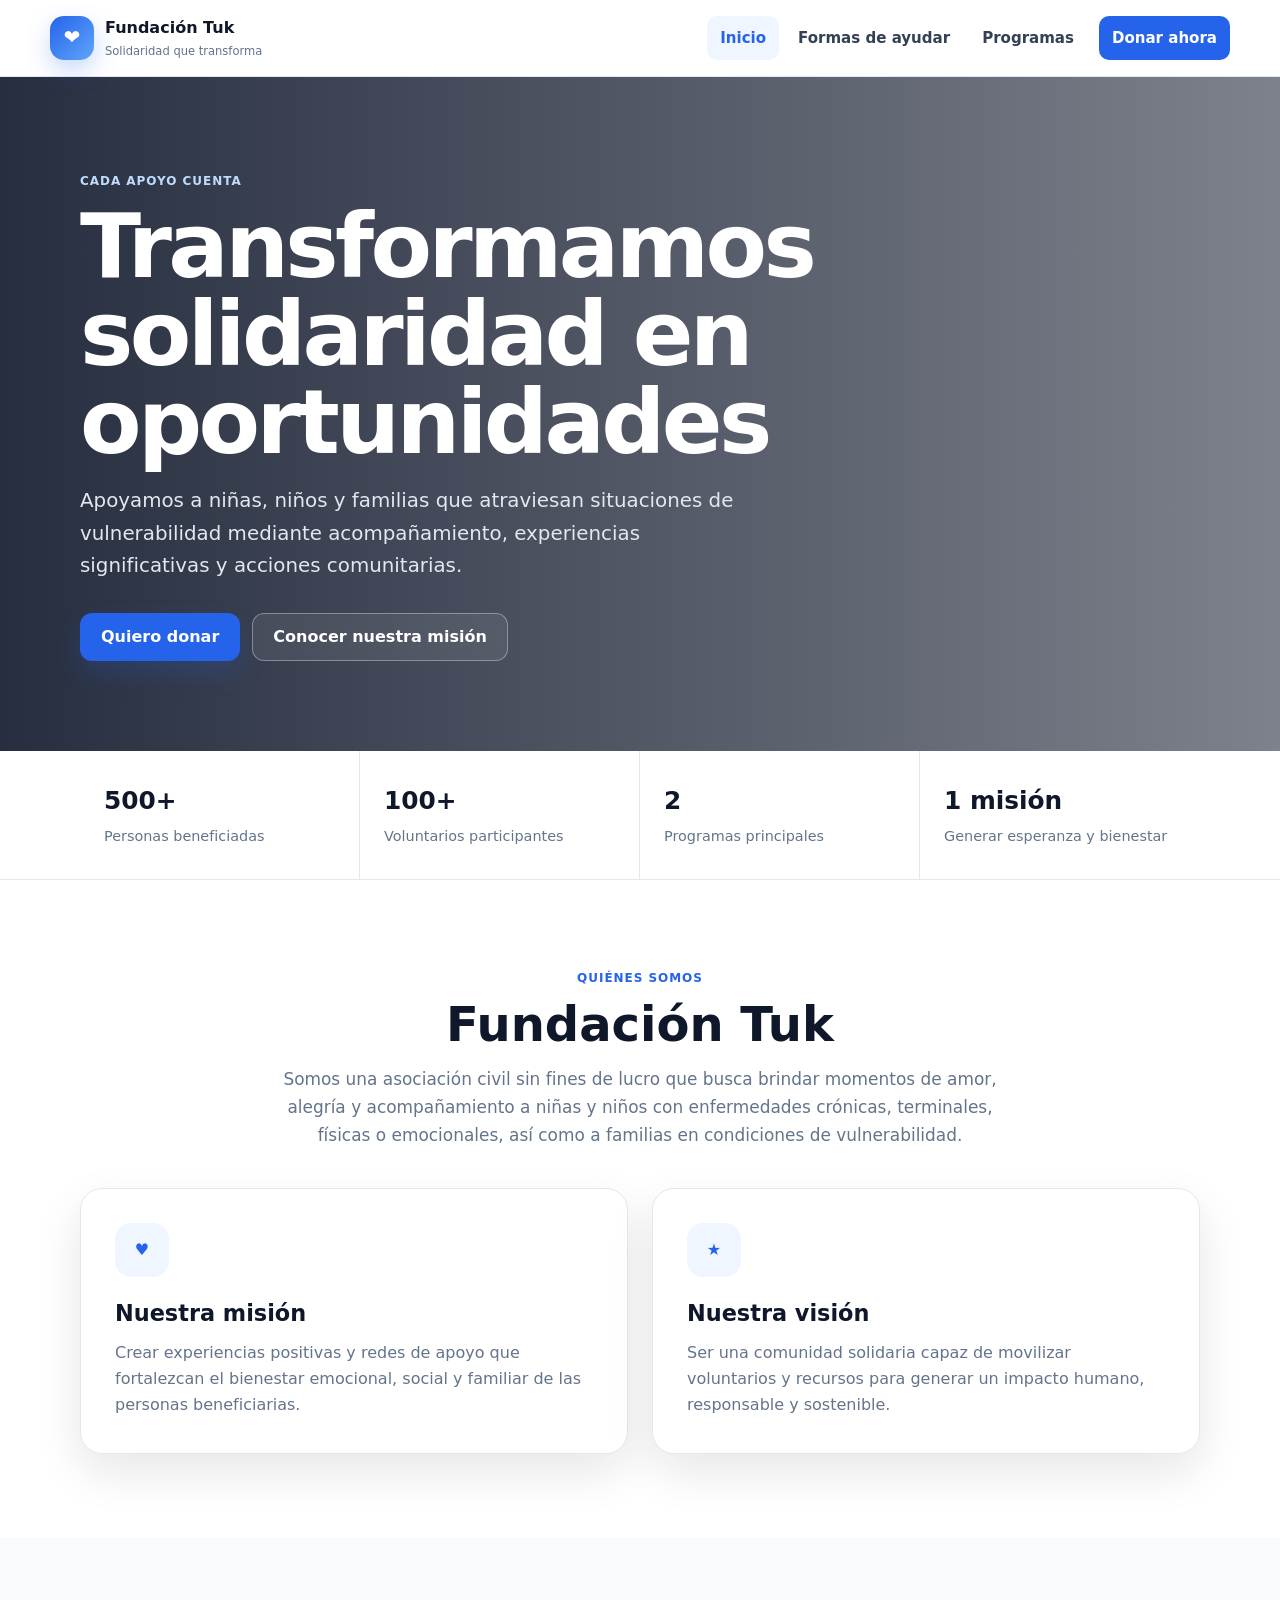
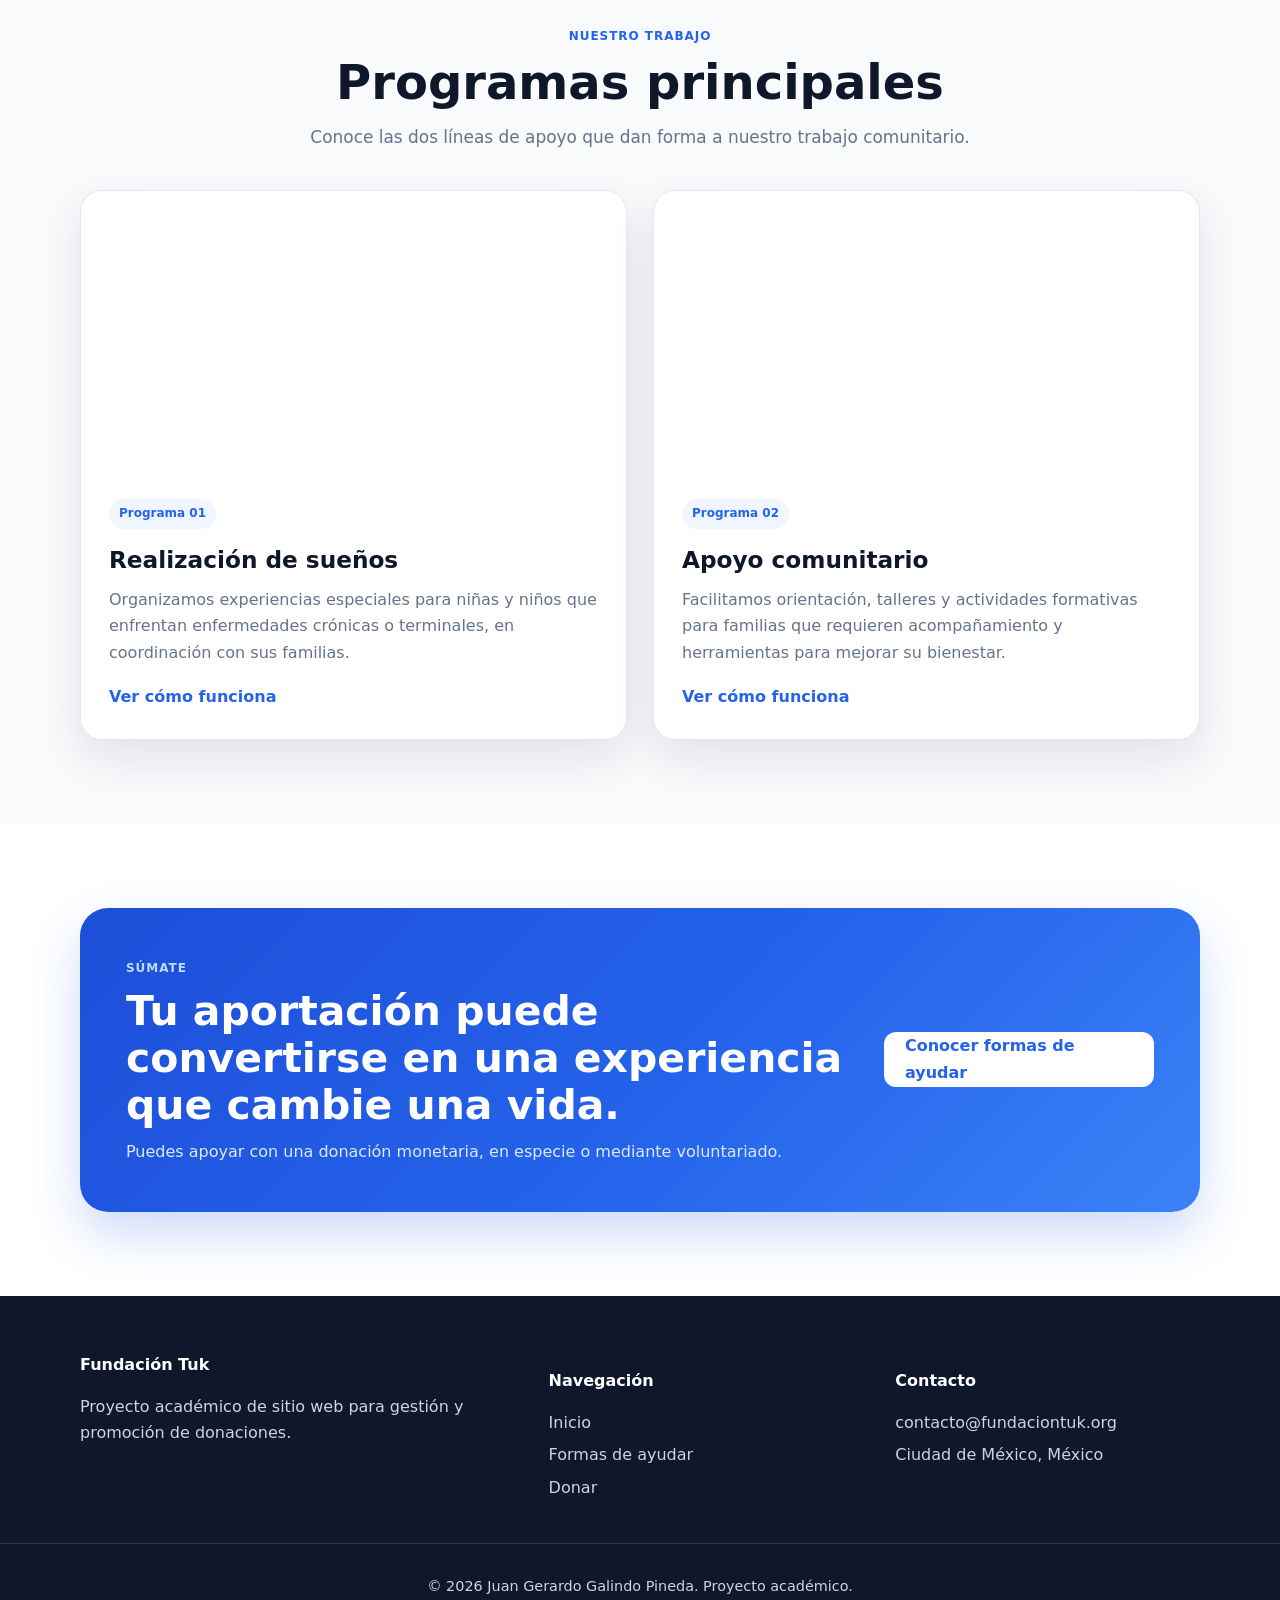
<file: docs/index.html>
<!DOCTYPE html>
<html lang="es">
<head>
    <meta charset="UTF-8">
    <meta name="viewport" content="width=device-width, initial-scale=1.0">
    <meta name="description" content="Sitio de donaciones de Fundación Tuk: conoce nuestra misión, programas y formas de apoyar.">
    <title>Fundación Tuk | Inicio</title>
    <link rel="stylesheet" href="style1.css">
    <script src="script.js" defer></script>
</head>
<body>
    <a class="skip-link" href="#contenido">Saltar al contenido</a>

    <header class="site-header">
        <div class="nav-container">
            <a class="brand" href="index.html" aria-label="Fundación Tuk - Inicio">
                <span class="brand-icon" aria-hidden="true">❤</span>
                <span>
                    <strong>Fundación Tuk</strong>
                    <small>Solidaridad que transforma</small>
                </span>
            </a>

            <button class="menu-toggle" type="button" aria-label="Abrir menú" aria-expanded="false" aria-controls="main-nav">
                ☰
            </button>

            <nav id="main-nav" class="main-nav" aria-label="Navegación principal">
                <a class="active" href="index.html">Inicio</a>
                <a href="Informacion.html">Formas de ayudar</a>
                <a href="#programas">Programas</a>
                <a class="nav-cta" href="Formulario.html">Donar ahora</a>
            </nav>
        </div>
    </header>

    <main id="contenido">
        <section class="hero">
            <div class="hero-overlay"></div>
            <div class="hero-content container">
                <span class="eyebrow">Cada apoyo cuenta</span>
                <h1>Transformamos solidaridad en oportunidades</h1>
                <p>
                    Apoyamos a niñas, niños y familias que atraviesan situaciones de vulnerabilidad
                    mediante acompañamiento, experiencias significativas y acciones comunitarias.
                </p>
                <div class="hero-actions">
                    <a class="btn btn-primary" href="Formulario.html">Quiero donar</a>
                    <a class="btn btn-secondary" href="#mision">Conocer nuestra misión</a>
                </div>
            </div>
        </section>

        <section class="stats" aria-label="Impacto de la fundación">
            <div class="container stats-grid">
                <article>
                    <strong>500+</strong>
                    <span>Personas beneficiadas</span>
                </article>
                <article>
                    <strong>100+</strong>
                    <span>Voluntarios participantes</span>
                </article>
                <article>
                    <strong>2</strong>
                    <span>Programas principales</span>
                </article>
                <article>
                    <strong>1 misión</strong>
                    <span>Generar esperanza y bienestar</span>
                </article>
            </div>
        </section>

        <section id="mision" class="section container">
            <div class="section-heading">
                <span class="eyebrow">Quiénes somos</span>
                <h2>Fundación Tuk</h2>
                <p>
                    Somos una asociación civil sin fines de lucro que busca brindar momentos de amor,
                    alegría y acompañamiento a niñas y niños con enfermedades crónicas, terminales,
                    físicas o emocionales, así como a familias en condiciones de vulnerabilidad.
                </p>
            </div>

            <div class="two-column">
                <article class="card feature-card">
                    <div class="icon-circle" aria-hidden="true">♥</div>
                    <h3>Nuestra misión</h3>
                    <p>
                        Crear experiencias positivas y redes de apoyo que fortalezcan el bienestar
                        emocional, social y familiar de las personas beneficiarias.
                    </p>
                </article>

                <article class="card feature-card">
                    <div class="icon-circle" aria-hidden="true">★</div>
                    <h3>Nuestra visión</h3>
                    <p>
                        Ser una comunidad solidaria capaz de movilizar voluntarios y recursos para
                        generar un impacto humano, responsable y sostenible.
                    </p>
                </article>
            </div>
        </section>

        <section id="programas" class="section section-soft">
            <div class="container">
                <div class="section-heading">
                    <span class="eyebrow">Nuestro trabajo</span>
                    <h2>Programas principales</h2>
                    <p>Conoce las dos líneas de apoyo que dan forma a nuestro trabajo comunitario.</p>
                </div>

                <div class="program-grid">
                    <article class="program-card">
                        <div class="program-image program-image-one" role="img" aria-label="Niños participando en una actividad de apoyo"></div>
                        <div class="program-body">
                            <span class="tag">Programa 01</span>
                            <h3>Realización de sueños</h3>
                            <p>
                                Organizamos experiencias especiales para niñas y niños que enfrentan
                                enfermedades crónicas o terminales, en coordinación con sus familias.
                            </p>
                            <button class="text-button" type="button" data-toggle="program1" aria-expanded="false">
                                Ver cómo funciona
                            </button>
                            <div id="program1" class="program-details" hidden>
                                <ul>
                                    <li>Coordinación con familias y redes de apoyo.</li>
                                    <li>Planeación de experiencias significativas.</li>
                                    <li>Acompañamiento emocional durante la actividad.</li>
                                    <li>Participación de voluntarios.</li>
                                    <li>Seguimiento y documentación de resultados.</li>
                                </ul>
                            </div>
                        </div>
                    </article>

                    <article class="program-card">
                        <div class="program-image program-image-two" role="img" aria-label="Familia recibiendo apoyo comunitario"></div>
                        <div class="program-body">
                            <span class="tag">Programa 02</span>
                            <h3>Apoyo comunitario</h3>
                            <p>
                                Facilitamos orientación, talleres y actividades formativas para familias
                                que requieren acompañamiento y herramientas para mejorar su bienestar.
                            </p>
                            <button class="text-button" type="button" data-toggle="program2" aria-expanded="false">
                                Ver cómo funciona
                            </button>
                            <div id="program2" class="program-details" hidden>
                                <ul>
                                    <li>Talleres de habilidades prácticas.</li>
                                    <li>Orientación básica sobre organización familiar.</li>
                                    <li>Actividades de bienestar y nutrición.</li>
                                    <li>Fortalecimiento de redes comunitarias.</li>
                                    <li>Participación de voluntarios y aliados.</li>
                                </ul>
                            </div>
                        </div>
                    </article>
                </div>
            </div>
        </section>

        <section class="section container">
            <div class="impact-panel">
                <div>
                    <span class="eyebrow">Súmate</span>
                    <h2>Tu aportación puede convertirse en una experiencia que cambie una vida.</h2>
                    <p>Puedes apoyar con una donación monetaria, en especie o mediante voluntariado.</p>
                </div>
                <a class="btn btn-light" href="Informacion.html">Conocer formas de ayudar</a>
            </div>
        </section>
    </main>

    <footer class="site-footer">
        <div class="container footer-grid">
            <div>
                <strong>Fundación Tuk</strong>
                <p>Proyecto académico de sitio web para gestión y promoción de donaciones.</p>
            </div>
            <div>
                <p><strong>Navegación</strong></p>
                <a href="index.html">Inicio</a>
                <a href="Informacion.html">Formas de ayudar</a>
                <a href="Formulario.html">Donar</a>
            </div>
            <div>
                <p><strong>Contacto</strong></p>
                <span>contacto@fundaciontuk.org</span>
                <span>Ciudad de México, México</span>
            </div>
        </div>
        <div class="footer-bottom">
            <p>&copy; <span data-current-year></span> Juan Gerardo Galindo Pineda. Proyecto académico.</p>
        </div>
    </footer>
</body>
</html>
</file>
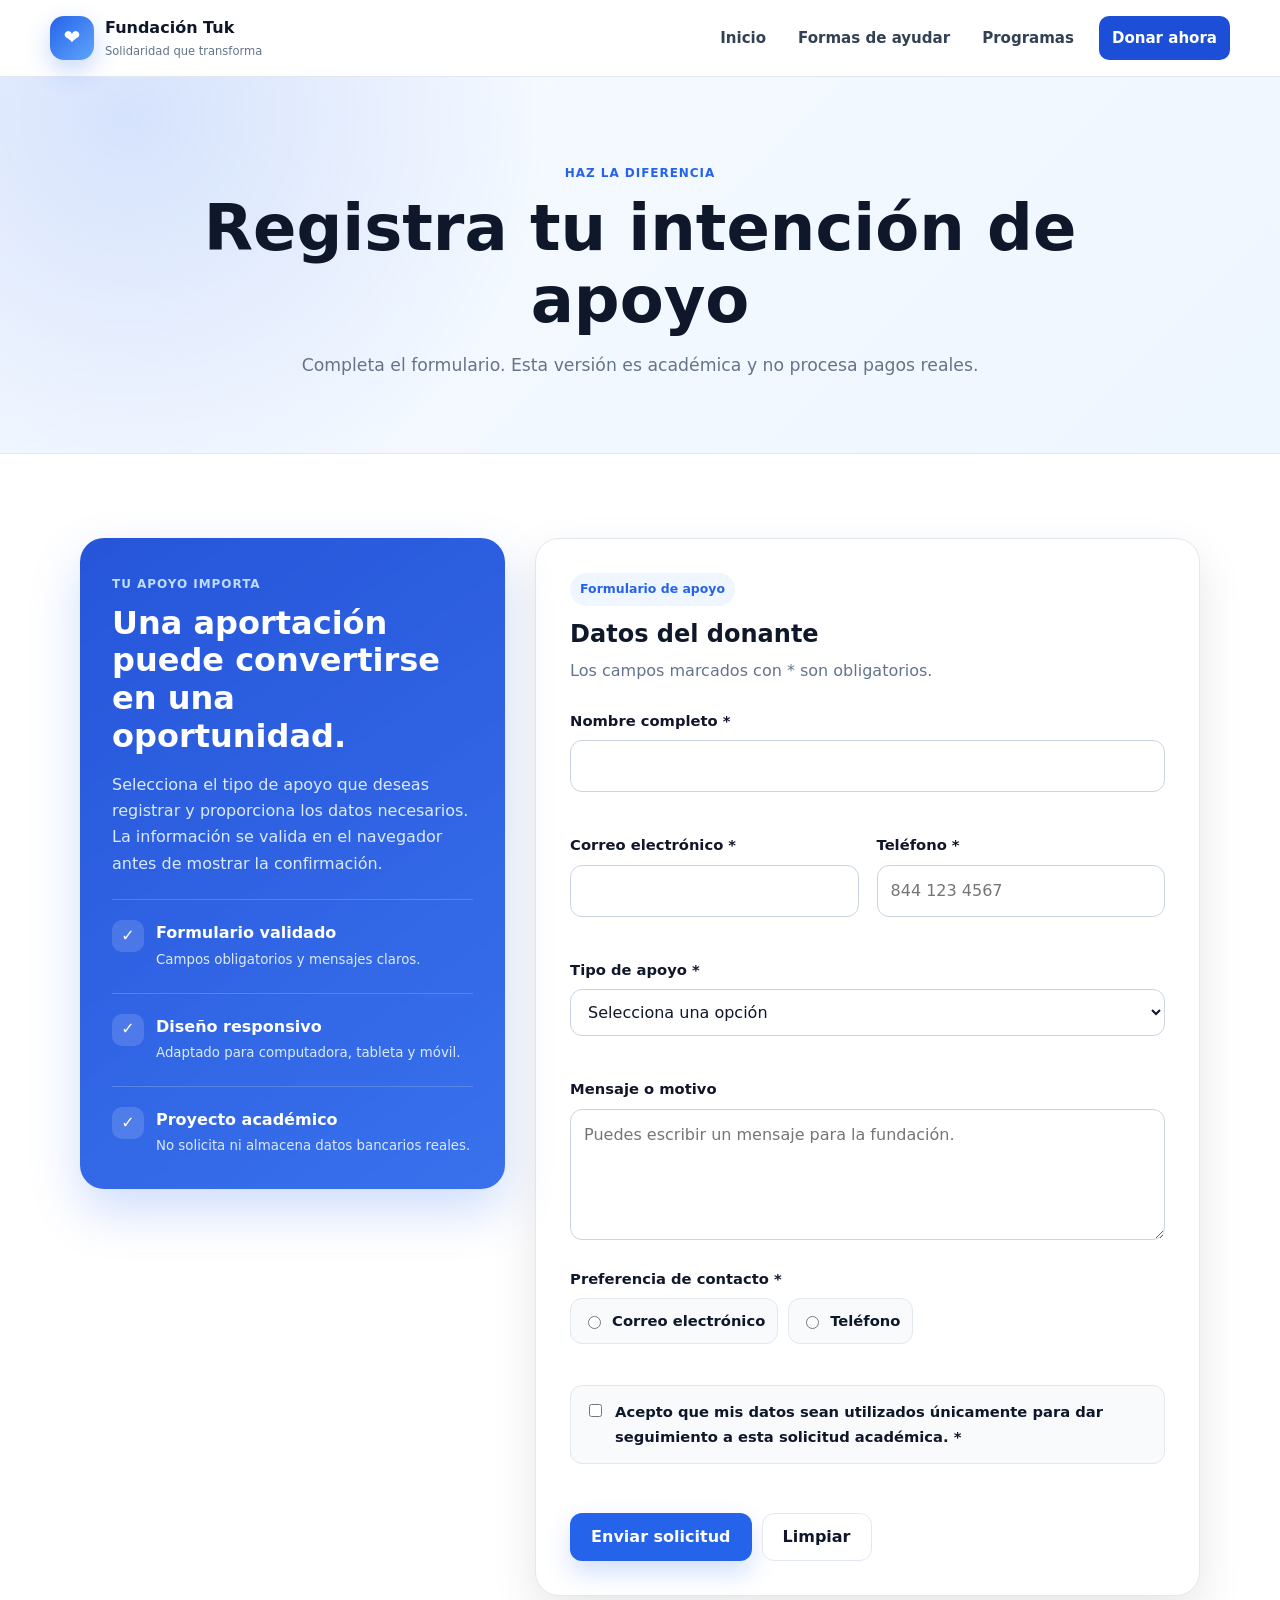
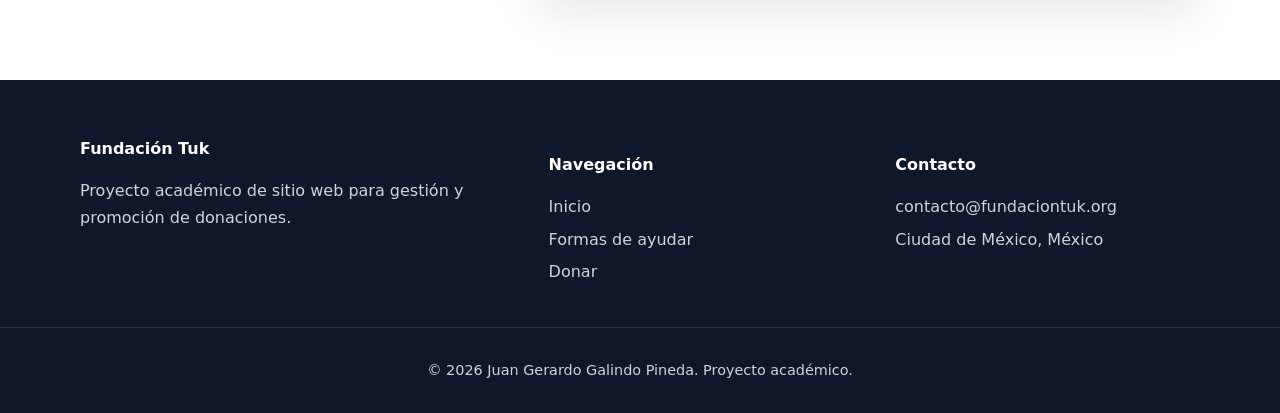
<file: docs/Formulario.html>
<!DOCTYPE html>
<html lang="es">
<head>
    <meta charset="UTF-8">
    <meta name="viewport" content="width=device-width, initial-scale=1.0">
    <meta name="description" content="Formulario de apoyo y donaciones de Fundación Tuk.">
    <title>Fundación Tuk | Donar</title>
    <link rel="stylesheet" href="style3.css">
    <script src="script.js" defer></script>
</head>
<body>
    <a class="skip-link" href="#contenido">Saltar al contenido</a>

    <header class="site-header">
        <div class="nav-container">
            <a class="brand" href="index.html" aria-label="Fundación Tuk - Inicio">
                <span class="brand-icon" aria-hidden="true">❤</span>
                <span>
                    <strong>Fundación Tuk</strong>
                    <small>Solidaridad que transforma</small>
                </span>
            </a>

            <button class="menu-toggle" type="button" aria-label="Abrir menú" aria-expanded="false" aria-controls="main-nav">
                ☰
            </button>

            <nav id="main-nav" class="main-nav" aria-label="Navegación principal">
                <a href="index.html">Inicio</a>
                <a href="Informacion.html">Formas de ayudar</a>
                <a href="index.html#programas">Programas</a>
                <a class="nav-cta active" href="Formulario.html">Donar ahora</a>
            </nav>
        </div>
    </header>

    <main id="contenido">
        <section class="page-hero">
            <div class="container">
                <span class="eyebrow">Haz la diferencia</span>
                <h1>Registra tu intención de apoyo</h1>
                <p>
                    Completa el formulario. Esta versión es académica y no procesa pagos reales.
                </p>
            </div>
        </section>

        <section class="section container form-layout">
            <aside class="donation-summary">
                <span class="eyebrow">Tu apoyo importa</span>
                <h2>Una aportación puede convertirse en una oportunidad.</h2>
                <p>
                    Selecciona el tipo de apoyo que deseas registrar y proporciona los datos necesarios.
                    La información se valida en el navegador antes de mostrar la confirmación.
                </p>

                <div class="summary-item">
                    <span class="summary-icon" aria-hidden="true">✓</span>
                    <div>
                        <strong>Formulario validado</strong>
                        <small>Campos obligatorios y mensajes claros.</small>
                    </div>
                </div>

                <div class="summary-item">
                    <span class="summary-icon" aria-hidden="true">✓</span>
                    <div>
                        <strong>Diseño responsivo</strong>
                        <small>Adaptado para computadora, tableta y móvil.</small>
                    </div>
                </div>

                <div class="summary-item">
                    <span class="summary-icon" aria-hidden="true">✓</span>
                    <div>
                        <strong>Proyecto académico</strong>
                        <small>No solicita ni almacena datos bancarios reales.</small>
                    </div>
                </div>
            </aside>

            <div class="form-card">
                <div class="form-header">
                    <span class="step-badge">Formulario de apoyo</span>
                    <h2>Datos del donante</h2>
                    <p>Los campos marcados con * son obligatorios.</p>
                </div>

                <form id="donationForm" novalidate>
                    <fieldset>
                        <legend class="sr-only">Información personal</legend>

                        <div class="form-grid">
                            <div class="field full">
                                <label for="nombre">Nombre completo *</label>
                                <input type="text" id="nombre" name="nombre" autocomplete="name" minlength="3" required>
                                <small class="field-error" data-error-for="nombre"></small>
                            </div>

                            <div class="field">
                                <label for="email">Correo electrónico *</label>
                                <input type="email" id="email" name="email" autocomplete="email" required>
                                <small class="field-error" data-error-for="email"></small>
                            </div>

                            <div class="field">
                                <label for="telefono">Teléfono *</label>
                                <input type="tel" id="telefono" name="telefono" autocomplete="tel" inputmode="tel" placeholder="844 123 4567" required>
                                <small class="field-error" data-error-for="telefono"></small>
                            </div>

                            <div class="field full">
                                <label for="tipo_donacion">Tipo de apoyo *</label>
                                <select id="tipo_donacion" name="tipo_donacion" required>
                                    <option value="">Selecciona una opción</option>
                                    <option value="monetaria">Donación monetaria</option>
                                    <option value="especie">Donación en especie</option>
                                    <option value="voluntariado">Voluntariado</option>
                                </select>
                                <small class="field-error" data-error-for="tipo_donacion"></small>
                            </div>

                            <div id="moneyFields" class="conditional-fields full" hidden>
                                <div class="form-grid">
                                    <div class="field">
                                        <label for="monto">Monto de la donación (MXN) *</label>
                                        <input type="number" id="monto" name="monto" min="10" step="1" inputmode="decimal" placeholder="500">
                                        <small class="field-error" data-error-for="monto"></small>
                                    </div>

                                    <div class="field">
                                        <label for="frecuencia">Frecuencia *</label>
                                        <select id="frecuencia" name="frecuencia">
                                            <option value="">Selecciona una opción</option>
                                            <option value="unica">Única</option>
                                            <option value="mensual">Mensual</option>
                                            <option value="anual">Anual</option>
                                        </select>
                                        <small class="field-error" data-error-for="frecuencia"></small>
                                    </div>

                                    <div class="field full">
                                        <span class="label-like">Método de pago de referencia *</span>
                                        <div class="radio-grid">
                                            <label><input type="radio" name="metodo_pago" value="transferencia"> Transferencia</label>
                                            <label><input type="radio" name="metodo_pago" value="tarjeta"> Tarjeta</label>
                                            <label><input type="radio" name="metodo_pago" value="efectivo"> Efectivo</label>
                                        </div>
                                        <small class="field-error" data-error-for="metodo_pago"></small>
                                    </div>
                                </div>
                            </div>

                            <div id="inKindFields" class="conditional-fields full" hidden>
                                <div class="field">
                                    <label for="articulo">Describe los artículos a donar *</label>
                                    <textarea id="articulo" name="articulo" rows="4" placeholder="Ejemplo: ropa infantil en buen estado, juguetes, alimentos no perecederos..."></textarea>
                                    <small class="field-error" data-error-for="articulo"></small>
                                </div>
                            </div>

                            <div id="volunteerFields" class="conditional-fields full" hidden>
                                <div class="field">
                                    <label for="habilidades">¿Cómo te gustaría colaborar? *</label>
                                    <textarea id="habilidades" name="habilidades" rows="4" placeholder="Cuéntanos sobre tus habilidades, disponibilidad o área de interés."></textarea>
                                    <small class="field-error" data-error-for="habilidades"></small>
                                </div>
                            </div>

                            <div class="field full">
                                <label for="motivo">Mensaje o motivo</label>
                                <textarea id="motivo" name="motivo" rows="4" placeholder="Puedes escribir un mensaje para la fundación."></textarea>
                            </div>

                            <div class="field full">
                                <span class="label-like">Preferencia de contacto *</span>
                                <div class="radio-grid">
                                    <label><input type="radio" name="preferencia_contacto" value="email"> Correo electrónico</label>
                                    <label><input type="radio" name="preferencia_contacto" value="telefono"> Teléfono</label>
                                </div>
                                <small class="field-error" data-error-for="preferencia_contacto"></small>
                            </div>

                            <div class="field full checkbox-field">
                                <label>
                                    <input type="checkbox" id="consentimiento" name="consentimiento" required>
                                    Acepto que mis datos sean utilizados únicamente para dar seguimiento a esta solicitud académica. *
                                </label>
                                <small class="field-error" data-error-for="consentimiento"></small>
                            </div>
                        </div>
                    </fieldset>

                    <div class="form-actions">
                        <button class="btn btn-primary" type="submit">Enviar solicitud</button>
                        <button class="btn btn-outline" type="reset">Limpiar</button>
                    </div>

                    <div id="formMessage" class="form-message" role="status" aria-live="polite" hidden></div>
                </form>
            </div>
        </section>
    </main>

    <footer class="site-footer">
        <div class="container footer-grid">
            <div>
                <strong>Fundación Tuk</strong>
                <p>Proyecto académico de sitio web para gestión y promoción de donaciones.</p>
            </div>
            <div>
                <p><strong>Navegación</strong></p>
                <a href="index.html">Inicio</a>
                <a href="Informacion.html">Formas de ayudar</a>
                <a href="Formulario.html">Donar</a>
            </div>
            <div>
                <p><strong>Contacto</strong></p>
                <span>contacto@fundaciontuk.org</span>
                <span>Ciudad de México, México</span>
            </div>
        </div>
        <div class="footer-bottom">
            <p>&copy; <span data-current-year></span> Juan Gerardo Galindo Pineda. Proyecto académico.</p>
        </div>
    </footer>
</body>
</html>
</file>
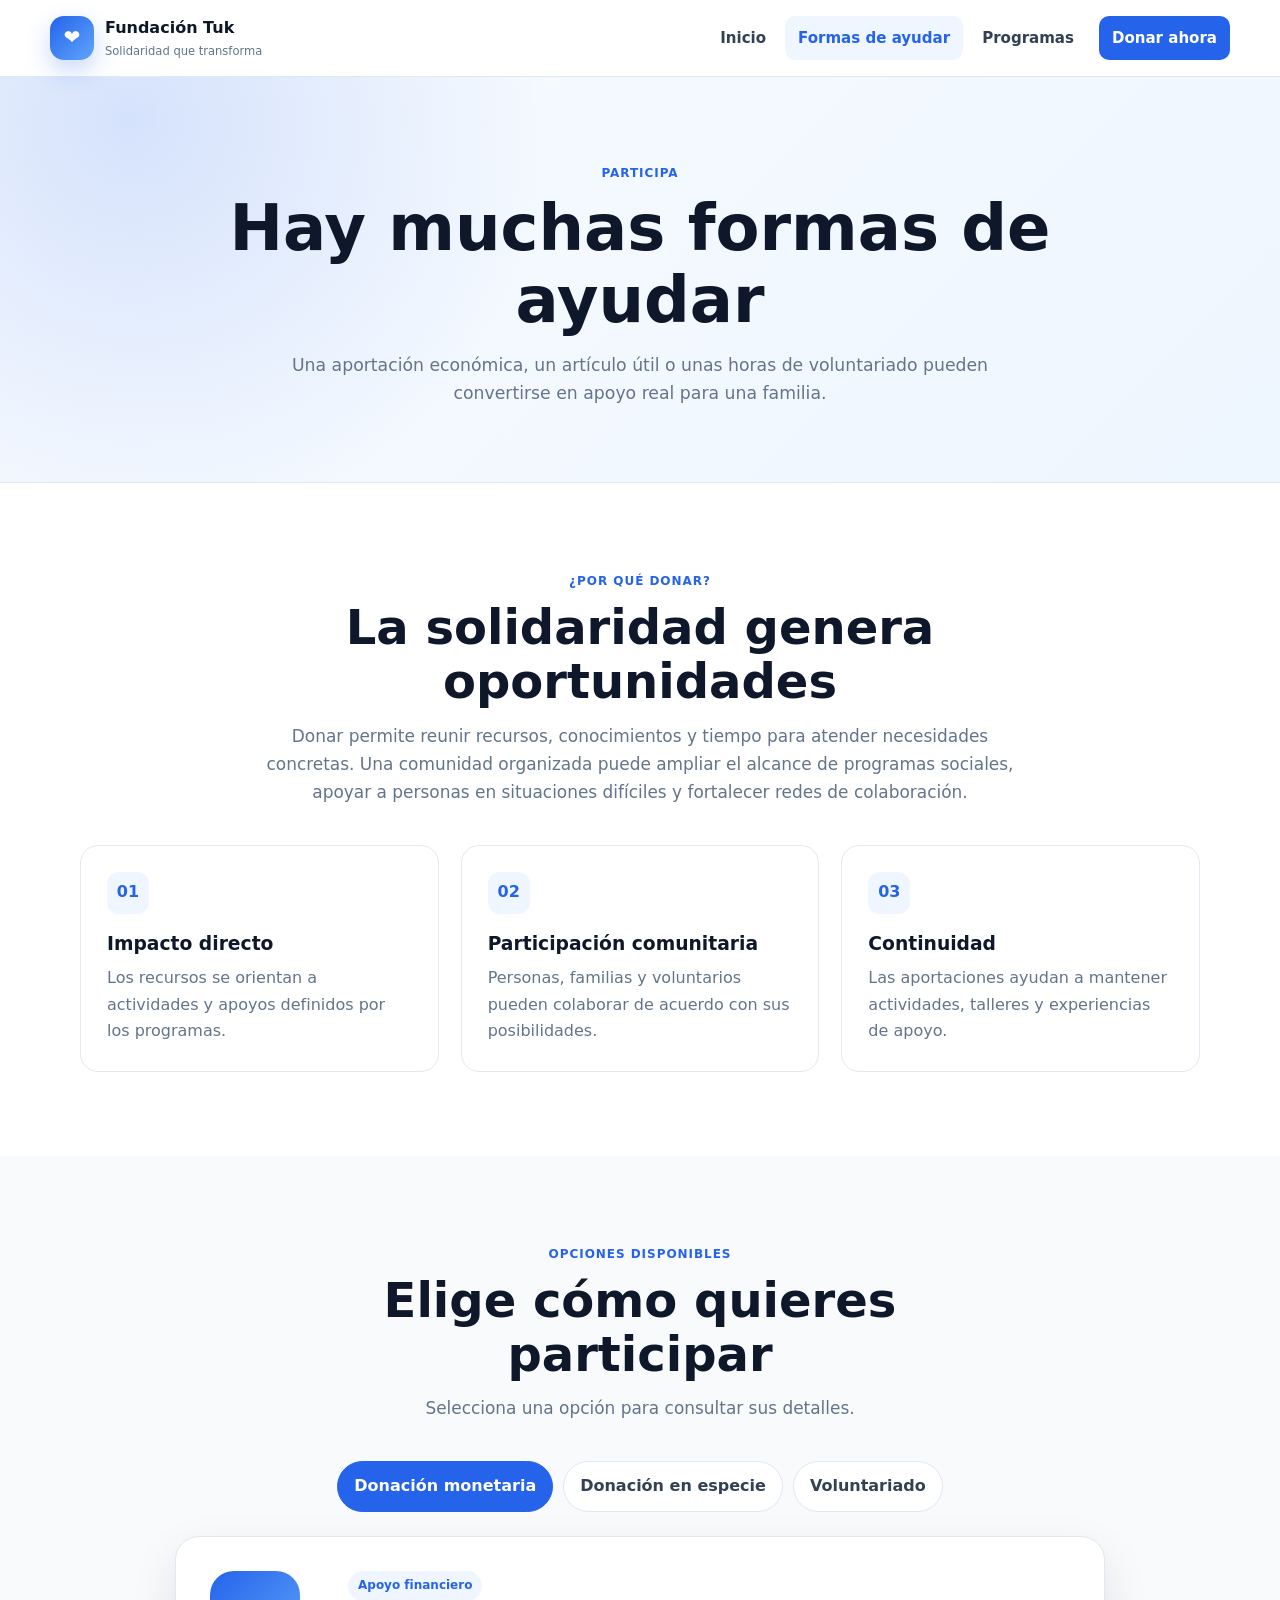
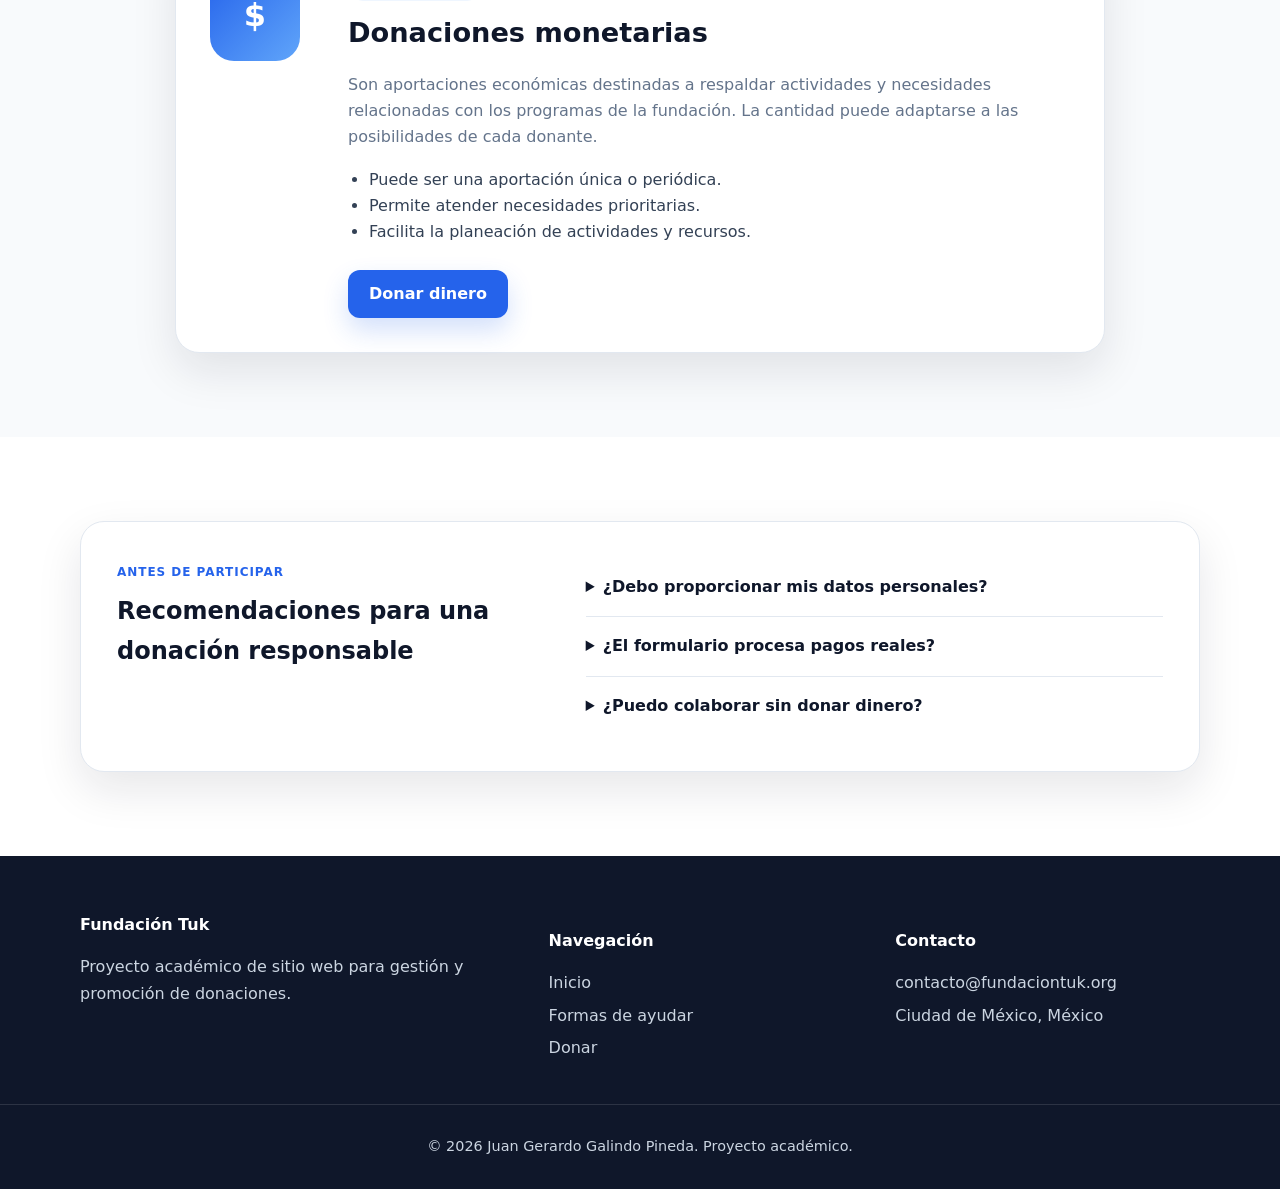
<file: docs/Informacion.html>
<!DOCTYPE html>
<html lang="es">
<head>
    <meta charset="UTF-8">
    <meta name="viewport" content="width=device-width, initial-scale=1.0">
    <meta name="description" content="Conoce las formas de apoyar a Fundación Tuk: donaciones monetarias, en especie y voluntariado.">
    <title>Fundación Tuk | Formas de ayudar</title>
    <link rel="stylesheet" href="style2.css">
    <script src="script.js" defer></script>
</head>
<body>
    <a class="skip-link" href="#contenido">Saltar al contenido</a>

    <header class="site-header">
        <div class="nav-container">
            <a class="brand" href="index.html" aria-label="Fundación Tuk - Inicio">
                <span class="brand-icon" aria-hidden="true">❤</span>
                <span>
                    <strong>Fundación Tuk</strong>
                    <small>Solidaridad que transforma</small>
                </span>
            </a>

            <button class="menu-toggle" type="button" aria-label="Abrir menú" aria-expanded="false" aria-controls="main-nav">
                ☰
            </button>

            <nav id="main-nav" class="main-nav" aria-label="Navegación principal">
                <a href="index.html">Inicio</a>
                <a class="active" href="Informacion.html">Formas de ayudar</a>
                <a href="index.html#programas">Programas</a>
                <a class="nav-cta" href="Formulario.html">Donar ahora</a>
            </nav>
        </div>
    </header>

    <main id="contenido">
        <section class="page-hero">
            <div class="container">
                <span class="eyebrow">Participa</span>
                <h1>Hay muchas formas de ayudar</h1>
                <p>
                    Una aportación económica, un artículo útil o unas horas de voluntariado pueden
                    convertirse en apoyo real para una familia.
                </p>
            </div>
        </section>

        <section class="section container">
            <div class="section-heading">
                <span class="eyebrow">¿Por qué donar?</span>
                <h2>La solidaridad genera oportunidades</h2>
                <p>
                    Donar permite reunir recursos, conocimientos y tiempo para atender necesidades
                    concretas. Una comunidad organizada puede ampliar el alcance de programas sociales,
                    apoyar a personas en situaciones difíciles y fortalecer redes de colaboración.
                </p>
            </div>

            <div class="benefit-grid">
                <article class="mini-card">
                    <span class="mini-icon">01</span>
                    <h3>Impacto directo</h3>
                    <p>Los recursos se orientan a actividades y apoyos definidos por los programas.</p>
                </article>
                <article class="mini-card">
                    <span class="mini-icon">02</span>
                    <h3>Participación comunitaria</h3>
                    <p>Personas, familias y voluntarios pueden colaborar de acuerdo con sus posibilidades.</p>
                </article>
                <article class="mini-card">
                    <span class="mini-icon">03</span>
                    <h3>Continuidad</h3>
                    <p>Las aportaciones ayudan a mantener actividades, talleres y experiencias de apoyo.</p>
                </article>
            </div>
        </section>

        <section class="section section-soft">
            <div class="container">
                <div class="section-heading">
                    <span class="eyebrow">Opciones disponibles</span>
                    <h2>Elige cómo quieres participar</h2>
                    <p>Selecciona una opción para consultar sus detalles.</p>
                </div>

                <div class="tabs" role="tablist" aria-label="Tipos de apoyo">
                    <button class="tab-button active" type="button" role="tab" aria-selected="true" data-tab="monetarias">
                        Donación monetaria
                    </button>
                    <button class="tab-button" type="button" role="tab" aria-selected="false" data-tab="especie">
                        Donación en especie
                    </button>
                    <button class="tab-button" type="button" role="tab" aria-selected="false" data-tab="voluntariado">
                        Voluntariado
                    </button>
                </div>

                <div class="tab-panels">
                    <article id="monetarias" class="tab-panel active" role="tabpanel">
                        <div class="panel-icon" aria-hidden="true">$</div>
                        <div>
                            <span class="tag">Apoyo financiero</span>
                            <h3>Donaciones monetarias</h3>
                            <p>
                                Son aportaciones económicas destinadas a respaldar actividades y necesidades
                                relacionadas con los programas de la fundación. La cantidad puede adaptarse
                                a las posibilidades de cada donante.
                            </p>
                            <ul>
                                <li>Puede ser una aportación única o periódica.</li>
                                <li>Permite atender necesidades prioritarias.</li>
                                <li>Facilita la planeación de actividades y recursos.</li>
                            </ul>
                            <a class="btn btn-primary" href="Formulario.html?tipo=monetaria">Donar dinero</a>
                        </div>
                    </article>

                    <article id="especie" class="tab-panel" role="tabpanel" hidden>
                        <div class="panel-icon" aria-hidden="true">▣</div>
                        <div>
                            <span class="tag">Bienes y materiales</span>
                            <h3>Donaciones en especie</h3>
                            <p>
                                Consisten en entregar bienes útiles como alimentos, ropa, materiales,
                                juguetes o artículos previamente solicitados de acuerdo con las necesidades
                                del programa.
                            </p>
                            <ul>
                                <li>Ayudan a cubrir necesidades concretas.</li>
                                <li>Deben encontrarse en condiciones adecuadas.</li>
                                <li>Su recepción puede requerir coordinación previa.</li>
                            </ul>
                            <a class="btn btn-primary" href="Formulario.html?tipo=especie">Registrar apoyo</a>
                        </div>
                    </article>

                    <article id="voluntariado" class="tab-panel" role="tabpanel" hidden>
                        <div class="panel-icon" aria-hidden="true">✦</div>
                        <div>
                            <span class="tag">Tiempo y habilidades</span>
                            <h3>Voluntariado</h3>
                            <p>
                                El voluntariado permite colaborar mediante tiempo, conocimientos y habilidades.
                                Las actividades pueden incluir apoyo logístico, organización de eventos,
                                acompañamiento y participación en talleres.
                            </p>
                            <ul>
                                <li>Promueve participación y sentido de comunidad.</li>
                                <li>Permite aportar habilidades profesionales o personales.</li>
                                <li>Fortalece la capacidad operativa de los programas.</li>
                            </ul>
                            <a class="btn btn-primary" href="Formulario.html?tipo=voluntariado">Quiero participar</a>
                        </div>
                    </article>
                </div>
            </div>
        </section>

        <section class="section container">
            <div class="faq-card">
                <div>
                    <span class="eyebrow">Antes de participar</span>
                    <h2>Recomendaciones para una donación responsable</h2>
                </div>
                <div class="faq-list">
                    <details>
                        <summary>¿Debo proporcionar mis datos personales?</summary>
                        <p>Solo se solicitan los datos necesarios para registrar la intención de apoyo y poder establecer contacto.</p>
                    </details>
                    <details>
                        <summary>¿El formulario procesa pagos reales?</summary>
                        <p>No. En esta versión académica el formulario simula el registro de una donación y no procesa cargos bancarios.</p>
                    </details>
                    <details>
                        <summary>¿Puedo colaborar sin donar dinero?</summary>
                        <p>Sí. También puedes registrar una donación en especie o tu interés por participar como voluntario.</p>
                    </details>
                </div>
            </div>
        </section>
    </main>

    <footer class="site-footer">
        <div class="container footer-grid">
            <div>
                <strong>Fundación Tuk</strong>
                <p>Proyecto académico de sitio web para gestión y promoción de donaciones.</p>
            </div>
            <div>
                <p><strong>Navegación</strong></p>
                <a href="index.html">Inicio</a>
                <a href="Informacion.html">Formas de ayudar</a>
                <a href="Formulario.html">Donar</a>
            </div>
            <div>
                <p><strong>Contacto</strong></p>
                <span>contacto@fundaciontuk.org</span>
                <span>Ciudad de México, México</span>
            </div>
        </div>
        <div class="footer-bottom">
            <p>&copy; <span data-current-year></span> Juan Gerardo Galindo Pineda. Proyecto académico.</p>
        </div>
    </footer>
</body>
</html>
</file>
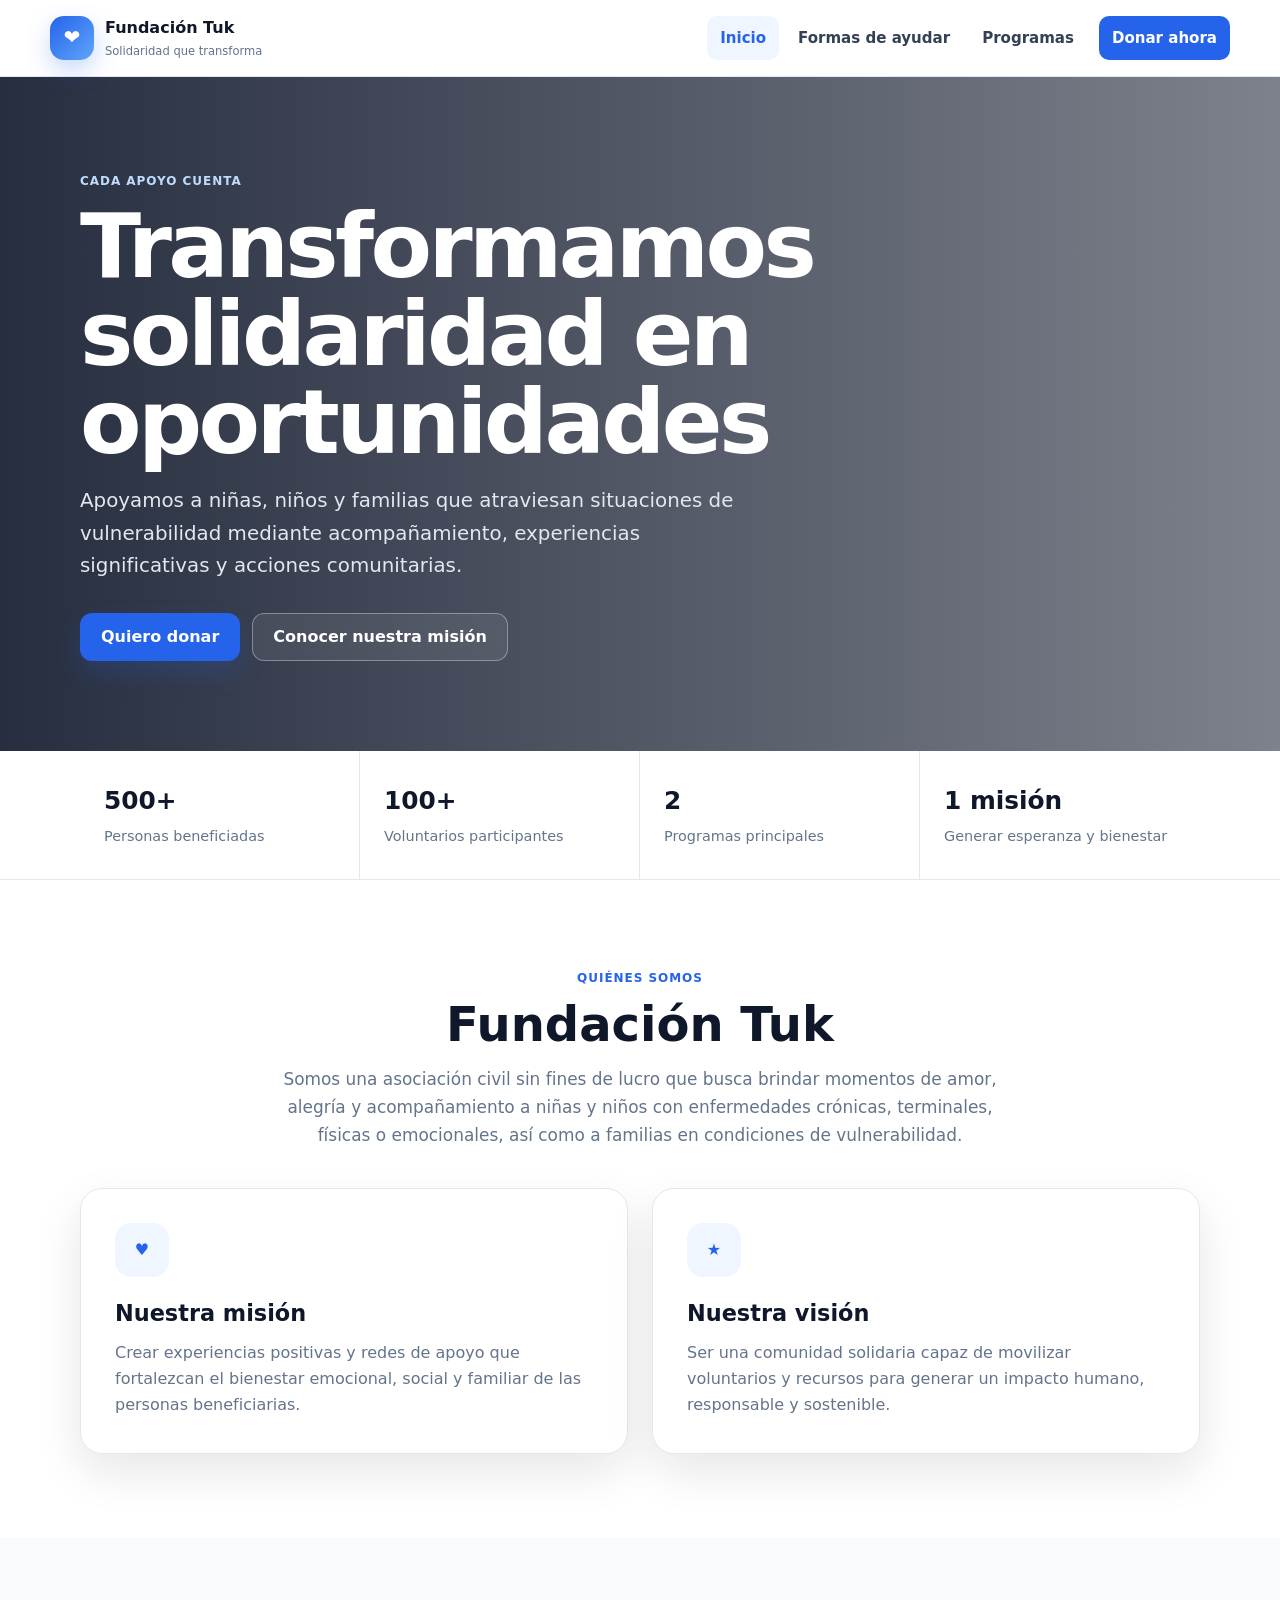
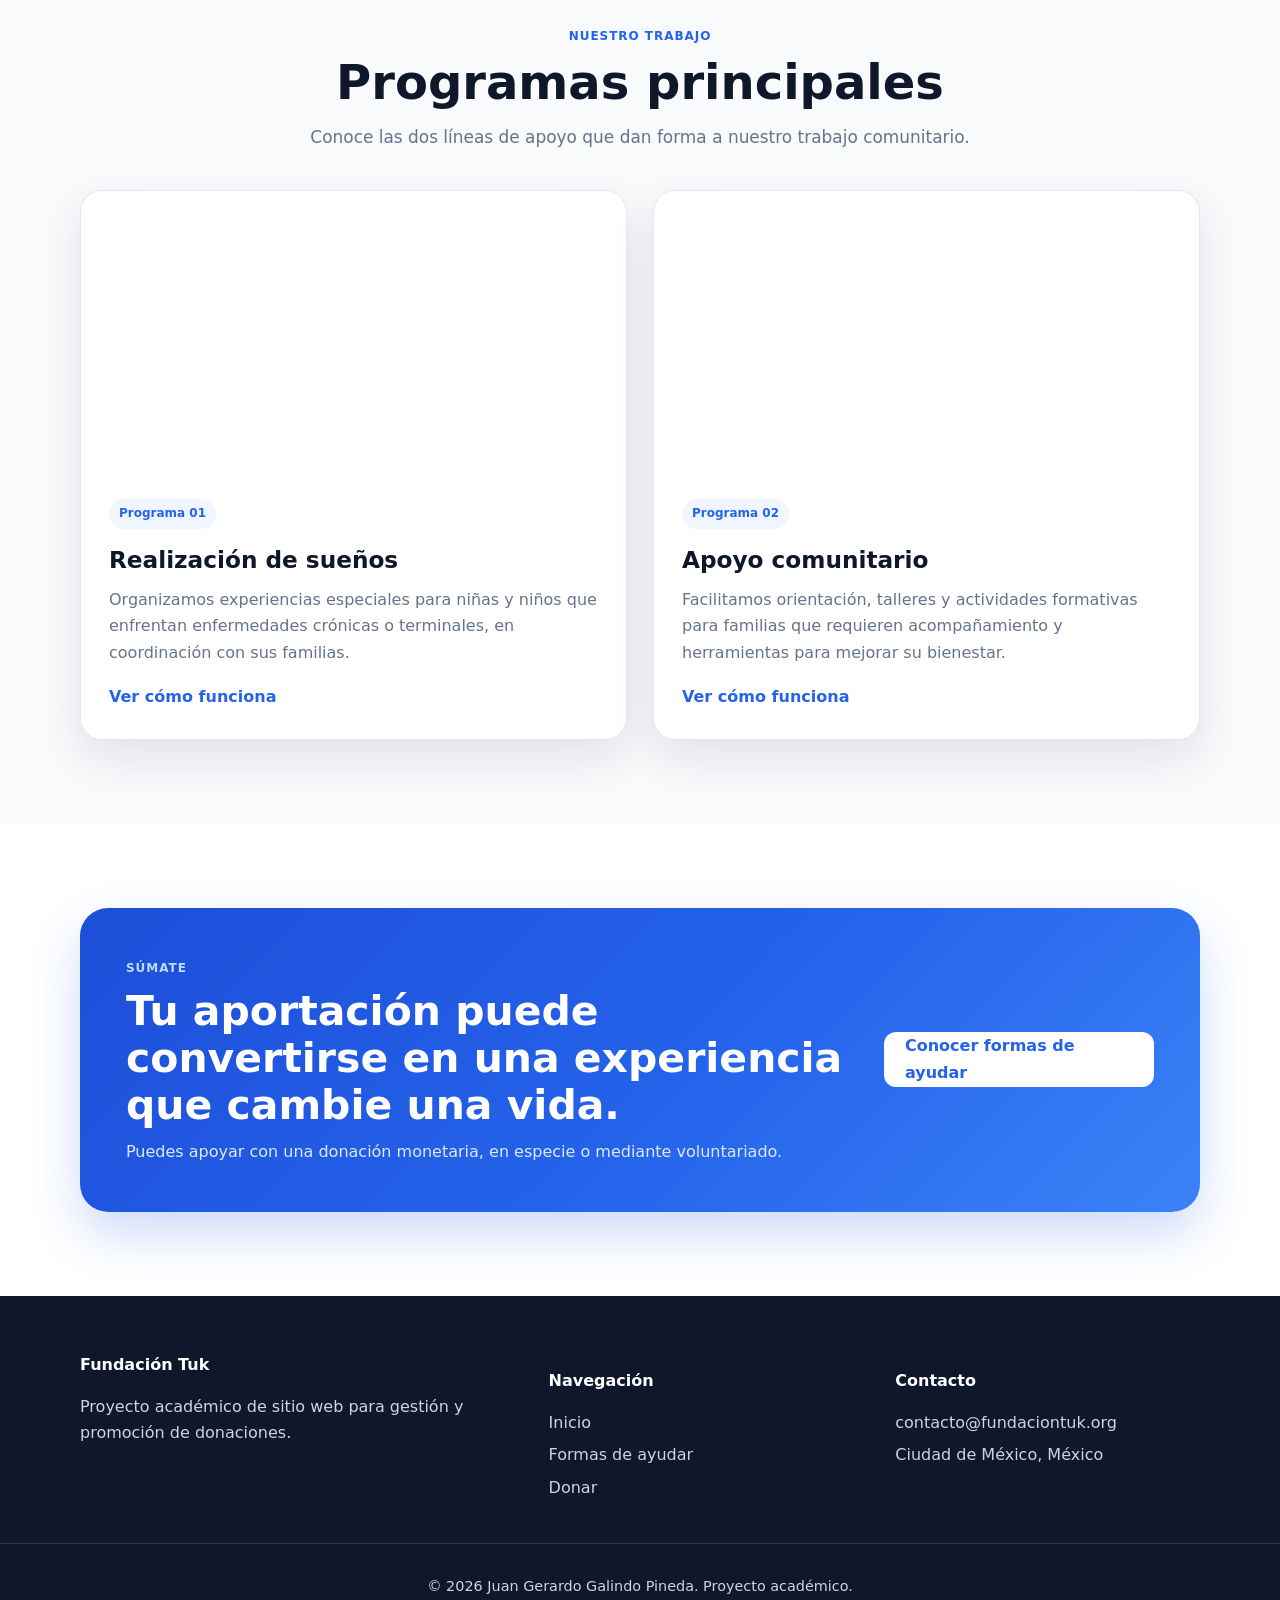
<file: Sitio Donaciones/Donaciones.html>
<!DOCTYPE html>
<html lang="es">
<head>
    <meta charset="UTF-8">
    <meta name="viewport" content="width=device-width, initial-scale=1.0">
    <meta name="description" content="Sitio de donaciones de Fundación Tuk: conoce nuestra misión, programas y formas de apoyar.">
    <title>Fundación Tuk | Inicio</title>
    <link rel="stylesheet" href="style1.css">
    <script src="script.js" defer></script>
</head>
<body>
    <a class="skip-link" href="#contenido">Saltar al contenido</a>

    <header class="site-header">
        <div class="nav-container">
            <a class="brand" href="Donaciones.html" aria-label="Fundación Tuk - Inicio">
                <span class="brand-icon" aria-hidden="true">❤</span>
                <span>
                    <strong>Fundación Tuk</strong>
                    <small>Solidaridad que transforma</small>
                </span>
            </a>

            <button class="menu-toggle" type="button" aria-label="Abrir menú" aria-expanded="false" aria-controls="main-nav">
                ☰
            </button>

            <nav id="main-nav" class="main-nav" aria-label="Navegación principal">
                <a class="active" href="Donaciones.html">Inicio</a>
                <a href="Informacion.html">Formas de ayudar</a>
                <a href="#programas">Programas</a>
                <a class="nav-cta" href="Formulario.html">Donar ahora</a>
            </nav>
        </div>
    </header>

    <main id="contenido">
        <section class="hero">
            <div class="hero-overlay"></div>
            <div class="hero-content container">
                <span class="eyebrow">Cada apoyo cuenta</span>
                <h1>Transformamos solidaridad en oportunidades</h1>
                <p>
                    Apoyamos a niñas, niños y familias que atraviesan situaciones de vulnerabilidad
                    mediante acompañamiento, experiencias significativas y acciones comunitarias.
                </p>
                <div class="hero-actions">
                    <a class="btn btn-primary" href="Formulario.html">Quiero donar</a>
                    <a class="btn btn-secondary" href="#mision">Conocer nuestra misión</a>
                </div>
            </div>
        </section>

        <section class="stats" aria-label="Impacto de la fundación">
            <div class="container stats-grid">
                <article>
                    <strong>500+</strong>
                    <span>Personas beneficiadas</span>
                </article>
                <article>
                    <strong>100+</strong>
                    <span>Voluntarios participantes</span>
                </article>
                <article>
                    <strong>2</strong>
                    <span>Programas principales</span>
                </article>
                <article>
                    <strong>1 misión</strong>
                    <span>Generar esperanza y bienestar</span>
                </article>
            </div>
        </section>

        <section id="mision" class="section container">
            <div class="section-heading">
                <span class="eyebrow">Quiénes somos</span>
                <h2>Fundación Tuk</h2>
                <p>
                    Somos una asociación civil sin fines de lucro que busca brindar momentos de amor,
                    alegría y acompañamiento a niñas y niños con enfermedades crónicas, terminales,
                    físicas o emocionales, así como a familias en condiciones de vulnerabilidad.
                </p>
            </div>

            <div class="two-column">
                <article class="card feature-card">
                    <div class="icon-circle" aria-hidden="true">♥</div>
                    <h3>Nuestra misión</h3>
                    <p>
                        Crear experiencias positivas y redes de apoyo que fortalezcan el bienestar
                        emocional, social y familiar de las personas beneficiarias.
                    </p>
                </article>

                <article class="card feature-card">
                    <div class="icon-circle" aria-hidden="true">★</div>
                    <h3>Nuestra visión</h3>
                    <p>
                        Ser una comunidad solidaria capaz de movilizar voluntarios y recursos para
                        generar un impacto humano, responsable y sostenible.
                    </p>
                </article>
            </div>
        </section>

        <section id="programas" class="section section-soft">
            <div class="container">
                <div class="section-heading">
                    <span class="eyebrow">Nuestro trabajo</span>
                    <h2>Programas principales</h2>
                    <p>Conoce las dos líneas de apoyo que dan forma a nuestro trabajo comunitario.</p>
                </div>

                <div class="program-grid">
                    <article class="program-card">
                        <div class="program-image program-image-one" role="img" aria-label="Niños participando en una actividad de apoyo"></div>
                        <div class="program-body">
                            <span class="tag">Programa 01</span>
                            <h3>Realización de sueños</h3>
                            <p>
                                Organizamos experiencias especiales para niñas y niños que enfrentan
                                enfermedades crónicas o terminales, en coordinación con sus familias.
                            </p>
                            <button class="text-button" type="button" data-toggle="program1" aria-expanded="false">
                                Ver cómo funciona
                            </button>
                            <div id="program1" class="program-details" hidden>
                                <ul>
                                    <li>Coordinación con familias y redes de apoyo.</li>
                                    <li>Planeación de experiencias significativas.</li>
                                    <li>Acompañamiento emocional durante la actividad.</li>
                                    <li>Participación de voluntarios.</li>
                                    <li>Seguimiento y documentación de resultados.</li>
                                </ul>
                            </div>
                        </div>
                    </article>

                    <article class="program-card">
                        <div class="program-image program-image-two" role="img" aria-label="Familia recibiendo apoyo comunitario"></div>
                        <div class="program-body">
                            <span class="tag">Programa 02</span>
                            <h3>Apoyo comunitario</h3>
                            <p>
                                Facilitamos orientación, talleres y actividades formativas para familias
                                que requieren acompañamiento y herramientas para mejorar su bienestar.
                            </p>
                            <button class="text-button" type="button" data-toggle="program2" aria-expanded="false">
                                Ver cómo funciona
                            </button>
                            <div id="program2" class="program-details" hidden>
                                <ul>
                                    <li>Talleres de habilidades prácticas.</li>
                                    <li>Orientación básica sobre organización familiar.</li>
                                    <li>Actividades de bienestar y nutrición.</li>
                                    <li>Fortalecimiento de redes comunitarias.</li>
                                    <li>Participación de voluntarios y aliados.</li>
                                </ul>
                            </div>
                        </div>
                    </article>
                </div>
            </div>
        </section>

        <section class="section container">
            <div class="impact-panel">
                <div>
                    <span class="eyebrow">Súmate</span>
                    <h2>Tu aportación puede convertirse en una experiencia que cambie una vida.</h2>
                    <p>Puedes apoyar con una donación monetaria, en especie o mediante voluntariado.</p>
                </div>
                <a class="btn btn-light" href="Informacion.html">Conocer formas de ayudar</a>
            </div>
        </section>
    </main>

    <footer class="site-footer">
        <div class="container footer-grid">
            <div>
                <strong>Fundación Tuk</strong>
                <p>Proyecto académico de sitio web para gestión y promoción de donaciones.</p>
            </div>
            <div>
                <p><strong>Navegación</strong></p>
                <a href="Donaciones.html">Inicio</a>
                <a href="Informacion.html">Formas de ayudar</a>
                <a href="Formulario.html">Donar</a>
            </div>
            <div>
                <p><strong>Contacto</strong></p>
                <span>contacto@fundaciontuk.org</span>
                <span>Ciudad de México, México</span>
            </div>
        </div>
        <div class="footer-bottom">
            <p>&copy; <span data-current-year></span> Juan Gerardo Galindo Pineda. Proyecto académico.</p>
        </div>
    </footer>
</body>
</html>
</file>
<file: docs/style1.css>
:root {
    --primary: #2563eb;
    --primary-dark: #1d4ed8;
    --secondary: #16a34a;
    --ink: #0f172a;
    --text: #334155;
    --muted: #64748b;
    --line: #e2e8f0;
    --surface: #ffffff;
    --soft: #f8fafc;
    --soft-blue: #eff6ff;
    --radius: 22px;
    --shadow: 0 18px 45px rgba(15, 23, 42, .10);
}

* { box-sizing: border-box; }

html { scroll-behavior: smooth; }

body {
    margin: 0;
    font-family: Inter, ui-sans-serif, system-ui, -apple-system, BlinkMacSystemFont, "Segoe UI", sans-serif;
    color: var(--text);
    background: var(--surface);
    line-height: 1.65;
}

img { max-width: 100%; display: block; }

a { color: inherit; }

button, input, select, textarea { font: inherit; }

button { cursor: pointer; }

.container {
    width: min(1120px, calc(100% - 40px));
    margin-inline: auto;
}

.skip-link {
    position: fixed;
    left: 16px;
    top: -60px;
    z-index: 999;
    padding: 12px 16px;
    border-radius: 10px;
    background: var(--ink);
    color: #fff;
    text-decoration: none;
}
.skip-link:focus { top: 16px; }

.site-header {
    position: sticky;
    top: 0;
    z-index: 100;
    background: rgba(255,255,255,.95);
    border-bottom: 1px solid var(--line);
    backdrop-filter: blur(12px);
}

.nav-container {
    width: min(1180px, calc(100% - 32px));
    margin-inline: auto;
    min-height: 76px;
    display: flex;
    align-items: center;
    justify-content: space-between;
    gap: 24px;
}

.brand {
    display: inline-flex;
    align-items: center;
    gap: 11px;
    text-decoration: none;
    color: var(--ink);
}
.brand-icon {
    width: 44px;
    height: 44px;
    border-radius: 14px;
    display: grid;
    place-items: center;
    background: linear-gradient(135deg, var(--primary), #60a5fa);
    color: #fff;
    font-size: 20px;
    box-shadow: 0 10px 25px rgba(37, 99, 235, .25);
}
.brand strong, .brand small { display: block; }
.brand strong { font-size: 1rem; }
.brand small { font-size: .72rem; color: var(--muted); }

.main-nav {
    display: flex;
    align-items: center;
    gap: 6px;
}
.main-nav a {
    padding: 10px 13px;
    border-radius: 10px;
    text-decoration: none;
    font-weight: 700;
    font-size: .94rem;
    color: var(--text);
}
.main-nav a:hover, .main-nav a.active {
    color: var(--primary);
    background: var(--soft-blue);
}
.main-nav .nav-cta {
    margin-left: 6px;
    color: #fff;
    background: var(--primary);
}
.main-nav .nav-cta:hover,
.main-nav .nav-cta.active {
    color: #fff;
    background: var(--primary-dark);
}

.menu-toggle {
    display: none;
    width: 44px;
    height: 44px;
    border: 1px solid var(--line);
    border-radius: 12px;
    background: #fff;
    color: var(--ink);
}

.section {
    padding: 84px 0;
}

.section-soft {
    background: var(--soft);
}

.section-heading {
    max-width: 760px;
    margin: 0 auto 38px;
    text-align: center;
}
.section-heading h2,
.page-hero h1 {
    margin: 8px 0 14px;
    color: var(--ink);
    line-height: 1.12;
}
.section-heading h2 { font-size: clamp(2rem, 4vw, 3rem); }
.section-heading p { margin: 0; font-size: 1.06rem; color: var(--muted); }

.eyebrow {
    display: inline-block;
    color: var(--primary);
    font-weight: 800;
    letter-spacing: .08em;
    text-transform: uppercase;
    font-size: .75rem;
}

.btn {
    display: inline-flex;
    align-items: center;
    justify-content: center;
    min-height: 48px;
    padding: 0 20px;
    border-radius: 12px;
    border: 1px solid transparent;
    text-decoration: none;
    font-weight: 800;
    transition: transform .2s ease, box-shadow .2s ease, background .2s ease;
}
.btn:hover { transform: translateY(-1px); }
.btn-primary {
    color: #fff;
    background: var(--primary);
    box-shadow: 0 12px 26px rgba(37, 99, 235, .20);
}
.btn-primary:hover { background: var(--primary-dark); }
.btn-outline {
    color: var(--ink);
    background: #fff;
    border-color: var(--line);
}
.btn-light {
    color: var(--primary);
    background: #fff;
}

.card {
    border: 1px solid var(--line);
    background: #fff;
    border-radius: var(--radius);
    box-shadow: var(--shadow);
}

.tag {
    display: inline-block;
    padding: 5px 10px;
    border-radius: 999px;
    background: var(--soft-blue);
    color: var(--primary);
    font-weight: 800;
    font-size: .75rem;
}

.page-hero {
    padding: 82px 0 74px;
    background:
        radial-gradient(circle at 10% 10%, rgba(37,99,235,.16), transparent 35%),
        linear-gradient(135deg, #f8fbff, #eef6ff);
    border-bottom: 1px solid var(--line);
}
.page-hero .container { max-width: 900px; text-align: center; }
.page-hero h1 { font-size: clamp(2.4rem, 5vw, 4.4rem); }
.page-hero p { max-width: 720px; margin: 0 auto; color: var(--muted); font-size: 1.08rem; }

.site-footer {
    background: var(--ink);
    color: #cbd5e1;
    padding-top: 56px;
}
.footer-grid {
    display: grid;
    grid-template-columns: 1.4fr 1fr 1fr;
    gap: 42px;
    padding-bottom: 36px;
}
.footer-grid strong { color: #fff; }
.footer-grid a, .footer-grid span {
    display: block;
    margin: 6px 0;
    color: #cbd5e1;
    text-decoration: none;
}
.footer-grid a:hover { color: #fff; }
.footer-bottom {
    padding: 16px 20px;
    border-top: 1px solid rgba(255,255,255,.12);
    text-align: center;
    font-size: .9rem;
}

.sr-only {
    position: absolute;
    width: 1px;
    height: 1px;
    padding: 0;
    margin: -1px;
    overflow: hidden;
    clip: rect(0,0,0,0);
    white-space: nowrap;
    border: 0;
}

@media (max-width: 800px) {
    .menu-toggle { display: grid; place-items: center; }
    .main-nav {
        position: absolute;
        left: 16px;
        right: 16px;
        top: calc(100% + 8px);
        display: none;
        padding: 12px;
        flex-direction: column;
        align-items: stretch;
        background: #fff;
        border: 1px solid var(--line);
        border-radius: 16px;
        box-shadow: var(--shadow);
    }
    .main-nav.open { display: flex; }
    .main-nav a { text-align: center; }
    .main-nav .nav-cta { margin-left: 0; }
    .footer-grid { grid-template-columns: 1fr; }
    .section { padding: 64px 0; }
}

@media (max-width: 520px) {
    .container { width: min(100% - 28px, 1120px); }
    .brand small { display: none; }
    .page-hero { padding: 62px 0; }
}

.hero {
    position: relative;
    min-height: 610px;
    display: grid;
    align-items: center;
    overflow: hidden;
    background:
        linear-gradient(90deg, rgba(15,23,42,.90), rgba(15,23,42,.54)),
        url("https://images.unsplash.com/photo-1488521787991-ed7bbaae773c?auto=format&fit=crop&w=1600&q=80") center/cover no-repeat;
}
.hero-content {
    position: relative;
    z-index: 2;
    color: #fff;
    padding-block: 90px;
}
.hero .eyebrow { color: #bfdbfe; }
.hero h1 {
    max-width: 820px;
    margin: 10px 0 18px;
    font-size: clamp(3rem, 7vw, 5.8rem);
    line-height: .98;
    letter-spacing: -.04em;
}
.hero p {
    max-width: 690px;
    margin: 0;
    color: #e2e8f0;
    font-size: clamp(1.05rem, 2vw, 1.24rem);
}
.hero-actions {
    display: flex;
    gap: 12px;
    flex-wrap: wrap;
    margin-top: 30px;
}
.hero .btn-secondary {
    color: #fff;
    border-color: rgba(255,255,255,.34);
    background: rgba(255,255,255,.08);
    backdrop-filter: blur(6px);
}

.stats {
    border-bottom: 1px solid var(--line);
    background: #fff;
}
.stats-grid {
    display: grid;
    grid-template-columns: repeat(4, 1fr);
}
.stats article {
    padding: 30px 24px;
    border-right: 1px solid var(--line);
}
.stats article:last-child { border-right: 0; }
.stats strong, .stats span { display: block; }
.stats strong { color: var(--ink); font-size: 1.55rem; }
.stats span { color: var(--muted); font-size: .9rem; margin-top: 3px; }

.two-column {
    display: grid;
    grid-template-columns: repeat(2, 1fr);
    gap: 24px;
}
.feature-card { padding: 34px; }
.icon-circle {
    width: 54px;
    height: 54px;
    display: grid;
    place-items: center;
    border-radius: 16px;
    color: var(--primary);
    background: var(--soft-blue);
    font-weight: 900;
}
.feature-card h3 {
    margin: 18px 0 8px;
    color: var(--ink);
    font-size: 1.4rem;
}
.feature-card p { margin: 0; color: var(--muted); }

.program-grid {
    display: grid;
    grid-template-columns: repeat(2, 1fr);
    gap: 26px;
}
.program-card {
    overflow: hidden;
    border-radius: var(--radius);
    border: 1px solid var(--line);
    background: #fff;
    box-shadow: var(--shadow);
}
.program-image {
    min-height: 280px;
    background-position: center;
    background-size: cover;
}
.program-image-one {
    background-image: url("https://images.unsplash.com/photo-1504159506876-f8338247a14a?auto=format&fit=crop&w=1000&q=80");
}
.program-image-two {
    background-image: url("https://images.unsplash.com/photo-1469571486292-0ba58a3f068b?auto=format&fit=crop&w=1000&q=80");
}
.program-body { padding: 28px; }
.program-body h3 { color: var(--ink); margin: 12px 0 8px; font-size: 1.45rem; }
.program-body p { margin: 0; color: var(--muted); }
.text-button {
    margin-top: 18px;
    padding: 0;
    border: 0;
    background: transparent;
    color: var(--primary);
    font-weight: 800;
}
.program-details {
    margin-top: 18px;
    padding: 18px;
    border-radius: 14px;
    background: var(--soft);
}
.program-details ul { margin: 0; padding-left: 20px; }

.impact-panel {
    display: flex;
    align-items: center;
    justify-content: space-between;
    gap: 28px;
    padding: 46px;
    border-radius: 28px;
    color: #fff;
    background: linear-gradient(135deg, var(--primary-dark), #2563eb 55%, #3b82f6);
    box-shadow: 0 22px 50px rgba(37, 99, 235, .23);
}
.impact-panel .eyebrow { color: #bfdbfe; }
.impact-panel h2 {
    max-width: 760px;
    margin: 8px 0 10px;
    color: #fff;
    font-size: clamp(1.8rem, 3.2vw, 2.6rem);
    line-height: 1.15;
}
.impact-panel p { margin: 0; color: #dbeafe; }

@media (max-width: 850px) {
    .stats-grid { grid-template-columns: repeat(2, 1fr); }
    .stats article:nth-child(2) { border-right: 0; }
    .stats article:nth-child(-n+2) { border-bottom: 1px solid var(--line); }
    .two-column, .program-grid { grid-template-columns: 1fr; }
    .impact-panel { flex-direction: column; align-items: flex-start; }
}
@media (max-width: 520px) {
    .hero { min-height: 560px; }
    .stats-grid { grid-template-columns: 1fr; }
    .stats article { border-right: 0; border-bottom: 1px solid var(--line); }
    .impact-panel { padding: 30px; }
}
</file>
<file: docs/style3.css>
:root {
    --primary: #2563eb;
    --primary-dark: #1d4ed8;
    --secondary: #16a34a;
    --ink: #0f172a;
    --text: #334155;
    --muted: #64748b;
    --line: #e2e8f0;
    --surface: #ffffff;
    --soft: #f8fafc;
    --soft-blue: #eff6ff;
    --radius: 22px;
    --shadow: 0 18px 45px rgba(15, 23, 42, .10);
}

* { box-sizing: border-box; }

html { scroll-behavior: smooth; }

body {
    margin: 0;
    font-family: Inter, ui-sans-serif, system-ui, -apple-system, BlinkMacSystemFont, "Segoe UI", sans-serif;
    color: var(--text);
    background: var(--surface);
    line-height: 1.65;
}

img { max-width: 100%; display: block; }

a { color: inherit; }

button, input, select, textarea { font: inherit; }

button { cursor: pointer; }

.container {
    width: min(1120px, calc(100% - 40px));
    margin-inline: auto;
}

.skip-link {
    position: fixed;
    left: 16px;
    top: -60px;
    z-index: 999;
    padding: 12px 16px;
    border-radius: 10px;
    background: var(--ink);
    color: #fff;
    text-decoration: none;
}
.skip-link:focus { top: 16px; }

.site-header {
    position: sticky;
    top: 0;
    z-index: 100;
    background: rgba(255,255,255,.95);
    border-bottom: 1px solid var(--line);
    backdrop-filter: blur(12px);
}

.nav-container {
    width: min(1180px, calc(100% - 32px));
    margin-inline: auto;
    min-height: 76px;
    display: flex;
    align-items: center;
    justify-content: space-between;
    gap: 24px;
}

.brand {
    display: inline-flex;
    align-items: center;
    gap: 11px;
    text-decoration: none;
    color: var(--ink);
}
.brand-icon {
    width: 44px;
    height: 44px;
    border-radius: 14px;
    display: grid;
    place-items: center;
    background: linear-gradient(135deg, var(--primary), #60a5fa);
    color: #fff;
    font-size: 20px;
    box-shadow: 0 10px 25px rgba(37, 99, 235, .25);
}
.brand strong, .brand small { display: block; }
.brand strong { font-size: 1rem; }
.brand small { font-size: .72rem; color: var(--muted); }

.main-nav {
    display: flex;
    align-items: center;
    gap: 6px;
}
.main-nav a {
    padding: 10px 13px;
    border-radius: 10px;
    text-decoration: none;
    font-weight: 700;
    font-size: .94rem;
    color: var(--text);
}
.main-nav a:hover, .main-nav a.active {
    color: var(--primary);
    background: var(--soft-blue);
}
.main-nav .nav-cta {
    margin-left: 6px;
    color: #fff;
    background: var(--primary);
}
.main-nav .nav-cta:hover,
.main-nav .nav-cta.active {
    color: #fff;
    background: var(--primary-dark);
}

.menu-toggle {
    display: none;
    width: 44px;
    height: 44px;
    border: 1px solid var(--line);
    border-radius: 12px;
    background: #fff;
    color: var(--ink);
}

.section {
    padding: 84px 0;
}

.section-soft {
    background: var(--soft);
}

.section-heading {
    max-width: 760px;
    margin: 0 auto 38px;
    text-align: center;
}
.section-heading h2,
.page-hero h1 {
    margin: 8px 0 14px;
    color: var(--ink);
    line-height: 1.12;
}
.section-heading h2 { font-size: clamp(2rem, 4vw, 3rem); }
.section-heading p { margin: 0; font-size: 1.06rem; color: var(--muted); }

.eyebrow {
    display: inline-block;
    color: var(--primary);
    font-weight: 800;
    letter-spacing: .08em;
    text-transform: uppercase;
    font-size: .75rem;
}

.btn {
    display: inline-flex;
    align-items: center;
    justify-content: center;
    min-height: 48px;
    padding: 0 20px;
    border-radius: 12px;
    border: 1px solid transparent;
    text-decoration: none;
    font-weight: 800;
    transition: transform .2s ease, box-shadow .2s ease, background .2s ease;
}
.btn:hover { transform: translateY(-1px); }
.btn-primary {
    color: #fff;
    background: var(--primary);
    box-shadow: 0 12px 26px rgba(37, 99, 235, .20);
}
.btn-primary:hover { background: var(--primary-dark); }
.btn-outline {
    color: var(--ink);
    background: #fff;
    border-color: var(--line);
}
.btn-light {
    color: var(--primary);
    background: #fff;
}

.card {
    border: 1px solid var(--line);
    background: #fff;
    border-radius: var(--radius);
    box-shadow: var(--shadow);
}

.tag {
    display: inline-block;
    padding: 5px 10px;
    border-radius: 999px;
    background: var(--soft-blue);
    color: var(--primary);
    font-weight: 800;
    font-size: .75rem;
}

.page-hero {
    padding: 82px 0 74px;
    background:
        radial-gradient(circle at 10% 10%, rgba(37,99,235,.16), transparent 35%),
        linear-gradient(135deg, #f8fbff, #eef6ff);
    border-bottom: 1px solid var(--line);
}
.page-hero .container { max-width: 900px; text-align: center; }
.page-hero h1 { font-size: clamp(2.4rem, 5vw, 4.4rem); }
.page-hero p { max-width: 720px; margin: 0 auto; color: var(--muted); font-size: 1.08rem; }

.site-footer {
    background: var(--ink);
    color: #cbd5e1;
    padding-top: 56px;
}
.footer-grid {
    display: grid;
    grid-template-columns: 1.4fr 1fr 1fr;
    gap: 42px;
    padding-bottom: 36px;
}
.footer-grid strong { color: #fff; }
.footer-grid a, .footer-grid span {
    display: block;
    margin: 6px 0;
    color: #cbd5e1;
    text-decoration: none;
}
.footer-grid a:hover { color: #fff; }
.footer-bottom {
    padding: 16px 20px;
    border-top: 1px solid rgba(255,255,255,.12);
    text-align: center;
    font-size: .9rem;
}

.sr-only {
    position: absolute;
    width: 1px;
    height: 1px;
    padding: 0;
    margin: -1px;
    overflow: hidden;
    clip: rect(0,0,0,0);
    white-space: nowrap;
    border: 0;
}

@media (max-width: 800px) {
    .menu-toggle { display: grid; place-items: center; }
    .main-nav {
        position: absolute;
        left: 16px;
        right: 16px;
        top: calc(100% + 8px);
        display: none;
        padding: 12px;
        flex-direction: column;
        align-items: stretch;
        background: #fff;
        border: 1px solid var(--line);
        border-radius: 16px;
        box-shadow: var(--shadow);
    }
    .main-nav.open { display: flex; }
    .main-nav a { text-align: center; }
    .main-nav .nav-cta { margin-left: 0; }
    .footer-grid { grid-template-columns: 1fr; }
    .section { padding: 64px 0; }
}

@media (max-width: 520px) {
    .container { width: min(100% - 28px, 1120px); }
    .brand small { display: none; }
    .page-hero { padding: 62px 0; }
}

.form-layout {
    display: grid;
    grid-template-columns: .78fr 1.22fr;
    gap: 30px;
    align-items: start;
}

.donation-summary {
    position: sticky;
    top: 110px;
    padding: 32px;
    border-radius: 24px;
    color: #fff;
    background:
        linear-gradient(145deg, rgba(29,78,216,.96), rgba(37,99,235,.91)),
        url("https://images.unsplash.com/photo-1531482615713-2afd69097998?auto=format&fit=crop&w=900&q=80") center/cover;
    box-shadow: 0 22px 50px rgba(37, 99, 235, .22);
}
.donation-summary .eyebrow { color: #bfdbfe; }
.donation-summary h2 {
    margin: 8px 0 12px;
    font-size: 2rem;
    line-height: 1.18;
}
.donation-summary > p { color: #dbeafe; }
.summary-item {
    display: flex;
    gap: 12px;
    margin-top: 22px;
    padding-top: 20px;
    border-top: 1px solid rgba(255,255,255,.18);
}
.summary-icon {
    width: 32px;
    height: 32px;
    flex: 0 0 32px;
    display: grid;
    place-items: center;
    border-radius: 10px;
    background: rgba(255,255,255,.14);
}
.summary-item strong, .summary-item small { display: block; }
.summary-item small { margin-top: 2px; color: #dbeafe; }

.form-card {
    padding: 34px;
    border: 1px solid var(--line);
    border-radius: 24px;
    background: #fff;
    box-shadow: var(--shadow);
}
.form-header { margin-bottom: 24px; }
.step-badge {
    display: inline-block;
    padding: 6px 10px;
    border-radius: 999px;
    color: var(--primary);
    background: var(--soft-blue);
    font-size: .78rem;
    font-weight: 800;
}
.form-header h2 { margin: 9px 0 4px; color: var(--ink); }
.form-header p { margin: 0; color: var(--muted); }

fieldset { margin: 0; padding: 0; border: 0; }

.form-grid {
    display: grid;
    grid-template-columns: repeat(2, minmax(0, 1fr));
    gap: 18px;
}
.field { min-width: 0; }
.field.full, .conditional-fields.full { grid-column: 1 / -1; }
.field label, .label-like {
    display: block;
    margin-bottom: 7px;
    color: var(--ink);
    font-weight: 800;
    font-size: .92rem;
}
.field input[type="text"],
.field input[type="email"],
.field input[type="tel"],
.field input[type="number"],
.field select,
.field textarea {
    width: 100%;
    border: 1px solid #cbd5e1;
    border-radius: 12px;
    padding: 12px 13px;
    background: #fff;
    color: var(--ink);
    outline: none;
    transition: border .2s ease, box-shadow .2s ease;
}
.field textarea { resize: vertical; min-height: 110px; }
.field input:focus,
.field select:focus,
.field textarea:focus {
    border-color: var(--primary);
    box-shadow: 0 0 0 4px rgba(37,99,235,.10);
}
.field input.invalid,
.field select.invalid,
.field textarea.invalid {
    border-color: #dc2626;
    box-shadow: 0 0 0 4px rgba(220,38,38,.08);
}
.field-error {
    display: block;
    min-height: 18px;
    margin-top: 5px;
    color: #b91c1c;
    font-size: .8rem;
}

.radio-grid {
    display: flex;
    flex-wrap: wrap;
    gap: 10px;
}
.radio-grid label {
    display: flex;
    align-items: center;
    gap: 8px;
    margin: 0;
    padding: 10px 12px;
    border: 1px solid var(--line);
    border-radius: 12px;
    background: var(--soft);
    font-weight: 700;
    cursor: pointer;
}
.radio-grid input { accent-color: var(--primary); }

.checkbox-field label {
    display: flex;
    gap: 10px;
    align-items: flex-start;
    padding: 14px;
    border: 1px solid var(--line);
    border-radius: 12px;
    background: var(--soft);
    font-weight: 600;
}
.checkbox-field input { margin-top: 4px; accent-color: var(--primary); }

.conditional-fields {
    padding: 18px;
    border: 1px dashed #bfdbfe;
    border-radius: 16px;
    background: #f8fbff;
}

.form-actions {
    display: flex;
    gap: 10px;
    flex-wrap: wrap;
    margin-top: 24px;
}

.form-message {
    margin-top: 20px;
    padding: 16px;
    border-radius: 14px;
    font-weight: 700;
}
.form-message.success {
    color: #166534;
    background: #dcfce7;
    border: 1px solid #bbf7d0;
}
.form-message.error {
    color: #991b1b;
    background: #fee2e2;
    border: 1px solid #fecaca;
}

@media (max-width: 900px) {
    .form-layout { grid-template-columns: 1fr; }
    .donation-summary { position: static; }
}
@media (max-width: 620px) {
    .form-card { padding: 22px; }
    .form-grid { grid-template-columns: 1fr; }
    .field.full, .conditional-fields.full { grid-column: auto; }
}
</file>
<file: docs/style2.css>
:root {
    --primary: #2563eb;
    --primary-dark: #1d4ed8;
    --secondary: #16a34a;
    --ink: #0f172a;
    --text: #334155;
    --muted: #64748b;
    --line: #e2e8f0;
    --surface: #ffffff;
    --soft: #f8fafc;
    --soft-blue: #eff6ff;
    --radius: 22px;
    --shadow: 0 18px 45px rgba(15, 23, 42, .10);
}

* { box-sizing: border-box; }

html { scroll-behavior: smooth; }

body {
    margin: 0;
    font-family: Inter, ui-sans-serif, system-ui, -apple-system, BlinkMacSystemFont, "Segoe UI", sans-serif;
    color: var(--text);
    background: var(--surface);
    line-height: 1.65;
}

img { max-width: 100%; display: block; }

a { color: inherit; }

button, input, select, textarea { font: inherit; }

button { cursor: pointer; }

.container {
    width: min(1120px, calc(100% - 40px));
    margin-inline: auto;
}

.skip-link {
    position: fixed;
    left: 16px;
    top: -60px;
    z-index: 999;
    padding: 12px 16px;
    border-radius: 10px;
    background: var(--ink);
    color: #fff;
    text-decoration: none;
}
.skip-link:focus { top: 16px; }

.site-header {
    position: sticky;
    top: 0;
    z-index: 100;
    background: rgba(255,255,255,.95);
    border-bottom: 1px solid var(--line);
    backdrop-filter: blur(12px);
}

.nav-container {
    width: min(1180px, calc(100% - 32px));
    margin-inline: auto;
    min-height: 76px;
    display: flex;
    align-items: center;
    justify-content: space-between;
    gap: 24px;
}

.brand {
    display: inline-flex;
    align-items: center;
    gap: 11px;
    text-decoration: none;
    color: var(--ink);
}
.brand-icon {
    width: 44px;
    height: 44px;
    border-radius: 14px;
    display: grid;
    place-items: center;
    background: linear-gradient(135deg, var(--primary), #60a5fa);
    color: #fff;
    font-size: 20px;
    box-shadow: 0 10px 25px rgba(37, 99, 235, .25);
}
.brand strong, .brand small { display: block; }
.brand strong { font-size: 1rem; }
.brand small { font-size: .72rem; color: var(--muted); }

.main-nav {
    display: flex;
    align-items: center;
    gap: 6px;
}
.main-nav a {
    padding: 10px 13px;
    border-radius: 10px;
    text-decoration: none;
    font-weight: 700;
    font-size: .94rem;
    color: var(--text);
}
.main-nav a:hover, .main-nav a.active {
    color: var(--primary);
    background: var(--soft-blue);
}
.main-nav .nav-cta {
    margin-left: 6px;
    color: #fff;
    background: var(--primary);
}
.main-nav .nav-cta:hover,
.main-nav .nav-cta.active {
    color: #fff;
    background: var(--primary-dark);
}

.menu-toggle {
    display: none;
    width: 44px;
    height: 44px;
    border: 1px solid var(--line);
    border-radius: 12px;
    background: #fff;
    color: var(--ink);
}

.section {
    padding: 84px 0;
}

.section-soft {
    background: var(--soft);
}

.section-heading {
    max-width: 760px;
    margin: 0 auto 38px;
    text-align: center;
}
.section-heading h2,
.page-hero h1 {
    margin: 8px 0 14px;
    color: var(--ink);
    line-height: 1.12;
}
.section-heading h2 { font-size: clamp(2rem, 4vw, 3rem); }
.section-heading p { margin: 0; font-size: 1.06rem; color: var(--muted); }

.eyebrow {
    display: inline-block;
    color: var(--primary);
    font-weight: 800;
    letter-spacing: .08em;
    text-transform: uppercase;
    font-size: .75rem;
}

.btn {
    display: inline-flex;
    align-items: center;
    justify-content: center;
    min-height: 48px;
    padding: 0 20px;
    border-radius: 12px;
    border: 1px solid transparent;
    text-decoration: none;
    font-weight: 800;
    transition: transform .2s ease, box-shadow .2s ease, background .2s ease;
}
.btn:hover { transform: translateY(-1px); }
.btn-primary {
    color: #fff;
    background: var(--primary);
    box-shadow: 0 12px 26px rgba(37, 99, 235, .20);
}
.btn-primary:hover { background: var(--primary-dark); }
.btn-outline {
    color: var(--ink);
    background: #fff;
    border-color: var(--line);
}
.btn-light {
    color: var(--primary);
    background: #fff;
}

.card {
    border: 1px solid var(--line);
    background: #fff;
    border-radius: var(--radius);
    box-shadow: var(--shadow);
}

.tag {
    display: inline-block;
    padding: 5px 10px;
    border-radius: 999px;
    background: var(--soft-blue);
    color: var(--primary);
    font-weight: 800;
    font-size: .75rem;
}

.page-hero {
    padding: 82px 0 74px;
    background:
        radial-gradient(circle at 10% 10%, rgba(37,99,235,.16), transparent 35%),
        linear-gradient(135deg, #f8fbff, #eef6ff);
    border-bottom: 1px solid var(--line);
}
.page-hero .container { max-width: 900px; text-align: center; }
.page-hero h1 { font-size: clamp(2.4rem, 5vw, 4.4rem); }
.page-hero p { max-width: 720px; margin: 0 auto; color: var(--muted); font-size: 1.08rem; }

.site-footer {
    background: var(--ink);
    color: #cbd5e1;
    padding-top: 56px;
}
.footer-grid {
    display: grid;
    grid-template-columns: 1.4fr 1fr 1fr;
    gap: 42px;
    padding-bottom: 36px;
}
.footer-grid strong { color: #fff; }
.footer-grid a, .footer-grid span {
    display: block;
    margin: 6px 0;
    color: #cbd5e1;
    text-decoration: none;
}
.footer-grid a:hover { color: #fff; }
.footer-bottom {
    padding: 16px 20px;
    border-top: 1px solid rgba(255,255,255,.12);
    text-align: center;
    font-size: .9rem;
}

.sr-only {
    position: absolute;
    width: 1px;
    height: 1px;
    padding: 0;
    margin: -1px;
    overflow: hidden;
    clip: rect(0,0,0,0);
    white-space: nowrap;
    border: 0;
}

@media (max-width: 800px) {
    .menu-toggle { display: grid; place-items: center; }
    .main-nav {
        position: absolute;
        left: 16px;
        right: 16px;
        top: calc(100% + 8px);
        display: none;
        padding: 12px;
        flex-direction: column;
        align-items: stretch;
        background: #fff;
        border: 1px solid var(--line);
        border-radius: 16px;
        box-shadow: var(--shadow);
    }
    .main-nav.open { display: flex; }
    .main-nav a { text-align: center; }
    .main-nav .nav-cta { margin-left: 0; }
    .footer-grid { grid-template-columns: 1fr; }
    .section { padding: 64px 0; }
}

@media (max-width: 520px) {
    .container { width: min(100% - 28px, 1120px); }
    .brand small { display: none; }
    .page-hero { padding: 62px 0; }
}

.benefit-grid {
    display: grid;
    grid-template-columns: repeat(3, 1fr);
    gap: 22px;
}
.mini-card {
    padding: 26px;
    border: 1px solid var(--line);
    border-radius: 18px;
    background: #fff;
}
.mini-icon {
    display: inline-grid;
    place-items: center;
    width: 42px;
    height: 42px;
    border-radius: 12px;
    background: var(--soft-blue);
    color: var(--primary);
    font-weight: 900;
}
.mini-card h3 {
    margin: 15px 0 6px;
    color: var(--ink);
}
.mini-card p { margin: 0; color: var(--muted); }

.tabs {
    display: flex;
    justify-content: center;
    flex-wrap: wrap;
    gap: 10px;
    margin-bottom: 24px;
}
.tab-button {
    padding: 11px 16px;
    border: 1px solid var(--line);
    border-radius: 999px;
    background: #fff;
    color: var(--text);
    font-weight: 800;
}
.tab-button.active {
    color: #fff;
    border-color: var(--primary);
    background: var(--primary);
}

.tab-panels { max-width: 930px; margin: 0 auto; }

/* Importante: asegura que los paneles con el atributo hidden realmente se oculten. */
.tab-panel[hidden] {
    display: none !important;
}

.tab-panel {
    display: grid;
    grid-template-columns: 110px 1fr;
    gap: 28px;
    align-items: start;
    padding: 34px;
    border-radius: 24px;
    border: 1px solid var(--line);
    background: #fff;
    box-shadow: var(--shadow);
}
.panel-icon {
    width: 90px;
    height: 90px;
    display: grid;
    place-items: center;
    border-radius: 24px;
    background: linear-gradient(135deg, var(--primary), #60a5fa);
    color: #fff;
    font-size: 2rem;
    font-weight: 900;
}
.tab-panel h3 {
    margin: 10px 0 8px;
    color: var(--ink);
    font-size: 1.7rem;
}
.tab-panel p { color: var(--muted); }
.tab-panel ul { padding-left: 21px; margin-bottom: 24px; }

.faq-card {
    display: grid;
    grid-template-columns: .85fr 1.15fr;
    gap: 42px;
    padding: 36px;
    border: 1px solid var(--line);
    border-radius: 24px;
    background: #fff;
    box-shadow: var(--shadow);
}
.faq-card h2 { color: var(--ink); margin: 8px 0 0; }
.faq-list details {
    padding: 16px 0;
    border-bottom: 1px solid var(--line);
}
.faq-list details:last-child { border-bottom: 0; }
.faq-list summary {
    cursor: pointer;
    color: var(--ink);
    font-weight: 800;
}
.faq-list p { margin: 8px 0 0; color: var(--muted); }

@media (max-width: 820px) {
    .benefit-grid { grid-template-columns: 1fr; }
    .faq-card { grid-template-columns: 1fr; }
}
@media (max-width: 600px) {
    .tab-panel { grid-template-columns: 1fr; padding: 24px; }
    .panel-icon { width: 64px; height: 64px; border-radius: 18px; }
}
</file>
<file: Sitio Donaciones/style1.css>
:root {
    --primary: #2563eb;
    --primary-dark: #1d4ed8;
    --secondary: #16a34a;
    --ink: #0f172a;
    --text: #334155;
    --muted: #64748b;
    --line: #e2e8f0;
    --surface: #ffffff;
    --soft: #f8fafc;
    --soft-blue: #eff6ff;
    --radius: 22px;
    --shadow: 0 18px 45px rgba(15, 23, 42, .10);
}

* { box-sizing: border-box; }

html { scroll-behavior: smooth; }

body {
    margin: 0;
    font-family: Inter, ui-sans-serif, system-ui, -apple-system, BlinkMacSystemFont, "Segoe UI", sans-serif;
    color: var(--text);
    background: var(--surface);
    line-height: 1.65;
}

img { max-width: 100%; display: block; }

a { color: inherit; }

button, input, select, textarea { font: inherit; }

button { cursor: pointer; }

.container {
    width: min(1120px, calc(100% - 40px));
    margin-inline: auto;
}

.skip-link {
    position: fixed;
    left: 16px;
    top: -60px;
    z-index: 999;
    padding: 12px 16px;
    border-radius: 10px;
    background: var(--ink);
    color: #fff;
    text-decoration: none;
}
.skip-link:focus { top: 16px; }

.site-header {
    position: sticky;
    top: 0;
    z-index: 100;
    background: rgba(255,255,255,.95);
    border-bottom: 1px solid var(--line);
    backdrop-filter: blur(12px);
}

.nav-container {
    width: min(1180px, calc(100% - 32px));
    margin-inline: auto;
    min-height: 76px;
    display: flex;
    align-items: center;
    justify-content: space-between;
    gap: 24px;
}

.brand {
    display: inline-flex;
    align-items: center;
    gap: 11px;
    text-decoration: none;
    color: var(--ink);
}
.brand-icon {
    width: 44px;
    height: 44px;
    border-radius: 14px;
    display: grid;
    place-items: center;
    background: linear-gradient(135deg, var(--primary), #60a5fa);
    color: #fff;
    font-size: 20px;
    box-shadow: 0 10px 25px rgba(37, 99, 235, .25);
}
.brand strong, .brand small { display: block; }
.brand strong { font-size: 1rem; }
.brand small { font-size: .72rem; color: var(--muted); }

.main-nav {
    display: flex;
    align-items: center;
    gap: 6px;
}
.main-nav a {
    padding: 10px 13px;
    border-radius: 10px;
    text-decoration: none;
    font-weight: 700;
    font-size: .94rem;
    color: var(--text);
}
.main-nav a:hover, .main-nav a.active {
    color: var(--primary);
    background: var(--soft-blue);
}
.main-nav .nav-cta {
    margin-left: 6px;
    color: #fff;
    background: var(--primary);
}
.main-nav .nav-cta:hover,
.main-nav .nav-cta.active {
    color: #fff;
    background: var(--primary-dark);
}

.menu-toggle {
    display: none;
    width: 44px;
    height: 44px;
    border: 1px solid var(--line);
    border-radius: 12px;
    background: #fff;
    color: var(--ink);
}

.section {
    padding: 84px 0;
}

.section-soft {
    background: var(--soft);
}

.section-heading {
    max-width: 760px;
    margin: 0 auto 38px;
    text-align: center;
}
.section-heading h2,
.page-hero h1 {
    margin: 8px 0 14px;
    color: var(--ink);
    line-height: 1.12;
}
.section-heading h2 { font-size: clamp(2rem, 4vw, 3rem); }
.section-heading p { margin: 0; font-size: 1.06rem; color: var(--muted); }

.eyebrow {
    display: inline-block;
    color: var(--primary);
    font-weight: 800;
    letter-spacing: .08em;
    text-transform: uppercase;
    font-size: .75rem;
}

.btn {
    display: inline-flex;
    align-items: center;
    justify-content: center;
    min-height: 48px;
    padding: 0 20px;
    border-radius: 12px;
    border: 1px solid transparent;
    text-decoration: none;
    font-weight: 800;
    transition: transform .2s ease, box-shadow .2s ease, background .2s ease;
}
.btn:hover { transform: translateY(-1px); }
.btn-primary {
    color: #fff;
    background: var(--primary);
    box-shadow: 0 12px 26px rgba(37, 99, 235, .20);
}
.btn-primary:hover { background: var(--primary-dark); }
.btn-outline {
    color: var(--ink);
    background: #fff;
    border-color: var(--line);
}
.btn-light {
    color: var(--primary);
    background: #fff;
}

.card {
    border: 1px solid var(--line);
    background: #fff;
    border-radius: var(--radius);
    box-shadow: var(--shadow);
}

.tag {
    display: inline-block;
    padding: 5px 10px;
    border-radius: 999px;
    background: var(--soft-blue);
    color: var(--primary);
    font-weight: 800;
    font-size: .75rem;
}

.page-hero {
    padding: 82px 0 74px;
    background:
        radial-gradient(circle at 10% 10%, rgba(37,99,235,.16), transparent 35%),
        linear-gradient(135deg, #f8fbff, #eef6ff);
    border-bottom: 1px solid var(--line);
}
.page-hero .container { max-width: 900px; text-align: center; }
.page-hero h1 { font-size: clamp(2.4rem, 5vw, 4.4rem); }
.page-hero p { max-width: 720px; margin: 0 auto; color: var(--muted); font-size: 1.08rem; }

.site-footer {
    background: var(--ink);
    color: #cbd5e1;
    padding-top: 56px;
}
.footer-grid {
    display: grid;
    grid-template-columns: 1.4fr 1fr 1fr;
    gap: 42px;
    padding-bottom: 36px;
}
.footer-grid strong { color: #fff; }
.footer-grid a, .footer-grid span {
    display: block;
    margin: 6px 0;
    color: #cbd5e1;
    text-decoration: none;
}
.footer-grid a:hover { color: #fff; }
.footer-bottom {
    padding: 16px 20px;
    border-top: 1px solid rgba(255,255,255,.12);
    text-align: center;
    font-size: .9rem;
}

.sr-only {
    position: absolute;
    width: 1px;
    height: 1px;
    padding: 0;
    margin: -1px;
    overflow: hidden;
    clip: rect(0,0,0,0);
    white-space: nowrap;
    border: 0;
}

@media (max-width: 800px) {
    .menu-toggle { display: grid; place-items: center; }
    .main-nav {
        position: absolute;
        left: 16px;
        right: 16px;
        top: calc(100% + 8px);
        display: none;
        padding: 12px;
        flex-direction: column;
        align-items: stretch;
        background: #fff;
        border: 1px solid var(--line);
        border-radius: 16px;
        box-shadow: var(--shadow);
    }
    .main-nav.open { display: flex; }
    .main-nav a { text-align: center; }
    .main-nav .nav-cta { margin-left: 0; }
    .footer-grid { grid-template-columns: 1fr; }
    .section { padding: 64px 0; }
}

@media (max-width: 520px) {
    .container { width: min(100% - 28px, 1120px); }
    .brand small { display: none; }
    .page-hero { padding: 62px 0; }
}

.hero {
    position: relative;
    min-height: 610px;
    display: grid;
    align-items: center;
    overflow: hidden;
    background:
        linear-gradient(90deg, rgba(15,23,42,.90), rgba(15,23,42,.54)),
        url("https://images.unsplash.com/photo-1488521787991-ed7bbaae773c?auto=format&fit=crop&w=1600&q=80") center/cover no-repeat;
}
.hero-content {
    position: relative;
    z-index: 2;
    color: #fff;
    padding-block: 90px;
}
.hero .eyebrow { color: #bfdbfe; }
.hero h1 {
    max-width: 820px;
    margin: 10px 0 18px;
    font-size: clamp(3rem, 7vw, 5.8rem);
    line-height: .98;
    letter-spacing: -.04em;
}
.hero p {
    max-width: 690px;
    margin: 0;
    color: #e2e8f0;
    font-size: clamp(1.05rem, 2vw, 1.24rem);
}
.hero-actions {
    display: flex;
    gap: 12px;
    flex-wrap: wrap;
    margin-top: 30px;
}
.hero .btn-secondary {
    color: #fff;
    border-color: rgba(255,255,255,.34);
    background: rgba(255,255,255,.08);
    backdrop-filter: blur(6px);
}

.stats {
    border-bottom: 1px solid var(--line);
    background: #fff;
}
.stats-grid {
    display: grid;
    grid-template-columns: repeat(4, 1fr);
}
.stats article {
    padding: 30px 24px;
    border-right: 1px solid var(--line);
}
.stats article:last-child { border-right: 0; }
.stats strong, .stats span { display: block; }
.stats strong { color: var(--ink); font-size: 1.55rem; }
.stats span { color: var(--muted); font-size: .9rem; margin-top: 3px; }

.two-column {
    display: grid;
    grid-template-columns: repeat(2, 1fr);
    gap: 24px;
}
.feature-card { padding: 34px; }
.icon-circle {
    width: 54px;
    height: 54px;
    display: grid;
    place-items: center;
    border-radius: 16px;
    color: var(--primary);
    background: var(--soft-blue);
    font-weight: 900;
}
.feature-card h3 {
    margin: 18px 0 8px;
    color: var(--ink);
    font-size: 1.4rem;
}
.feature-card p { margin: 0; color: var(--muted); }

.program-grid {
    display: grid;
    grid-template-columns: repeat(2, 1fr);
    gap: 26px;
}
.program-card {
    overflow: hidden;
    border-radius: var(--radius);
    border: 1px solid var(--line);
    background: #fff;
    box-shadow: var(--shadow);
}
.program-image {
    min-height: 280px;
    background-position: center;
    background-size: cover;
}
.program-image-one {
    background-image: url("https://images.unsplash.com/photo-1504159506876-f8338247a14a?auto=format&fit=crop&w=1000&q=80");
}
.program-image-two {
    background-image: url("https://images.unsplash.com/photo-1469571486292-0ba58a3f068b?auto=format&fit=crop&w=1000&q=80");
}
.program-body { padding: 28px; }
.program-body h3 { color: var(--ink); margin: 12px 0 8px; font-size: 1.45rem; }
.program-body p { margin: 0; color: var(--muted); }
.text-button {
    margin-top: 18px;
    padding: 0;
    border: 0;
    background: transparent;
    color: var(--primary);
    font-weight: 800;
}
.program-details {
    margin-top: 18px;
    padding: 18px;
    border-radius: 14px;
    background: var(--soft);
}
.program-details ul { margin: 0; padding-left: 20px; }

.impact-panel {
    display: flex;
    align-items: center;
    justify-content: space-between;
    gap: 28px;
    padding: 46px;
    border-radius: 28px;
    color: #fff;
    background: linear-gradient(135deg, var(--primary-dark), #2563eb 55%, #3b82f6);
    box-shadow: 0 22px 50px rgba(37, 99, 235, .23);
}
.impact-panel .eyebrow { color: #bfdbfe; }
.impact-panel h2 {
    max-width: 760px;
    margin: 8px 0 10px;
    color: #fff;
    font-size: clamp(1.8rem, 3.2vw, 2.6rem);
    line-height: 1.15;
}
.impact-panel p { margin: 0; color: #dbeafe; }

@media (max-width: 850px) {
    .stats-grid { grid-template-columns: repeat(2, 1fr); }
    .stats article:nth-child(2) { border-right: 0; }
    .stats article:nth-child(-n+2) { border-bottom: 1px solid var(--line); }
    .two-column, .program-grid { grid-template-columns: 1fr; }
    .impact-panel { flex-direction: column; align-items: flex-start; }
}
@media (max-width: 520px) {
    .hero { min-height: 560px; }
    .stats-grid { grid-template-columns: 1fr; }
    .stats article { border-right: 0; border-bottom: 1px solid var(--line); }
    .impact-panel { padding: 30px; }
}
</file>
